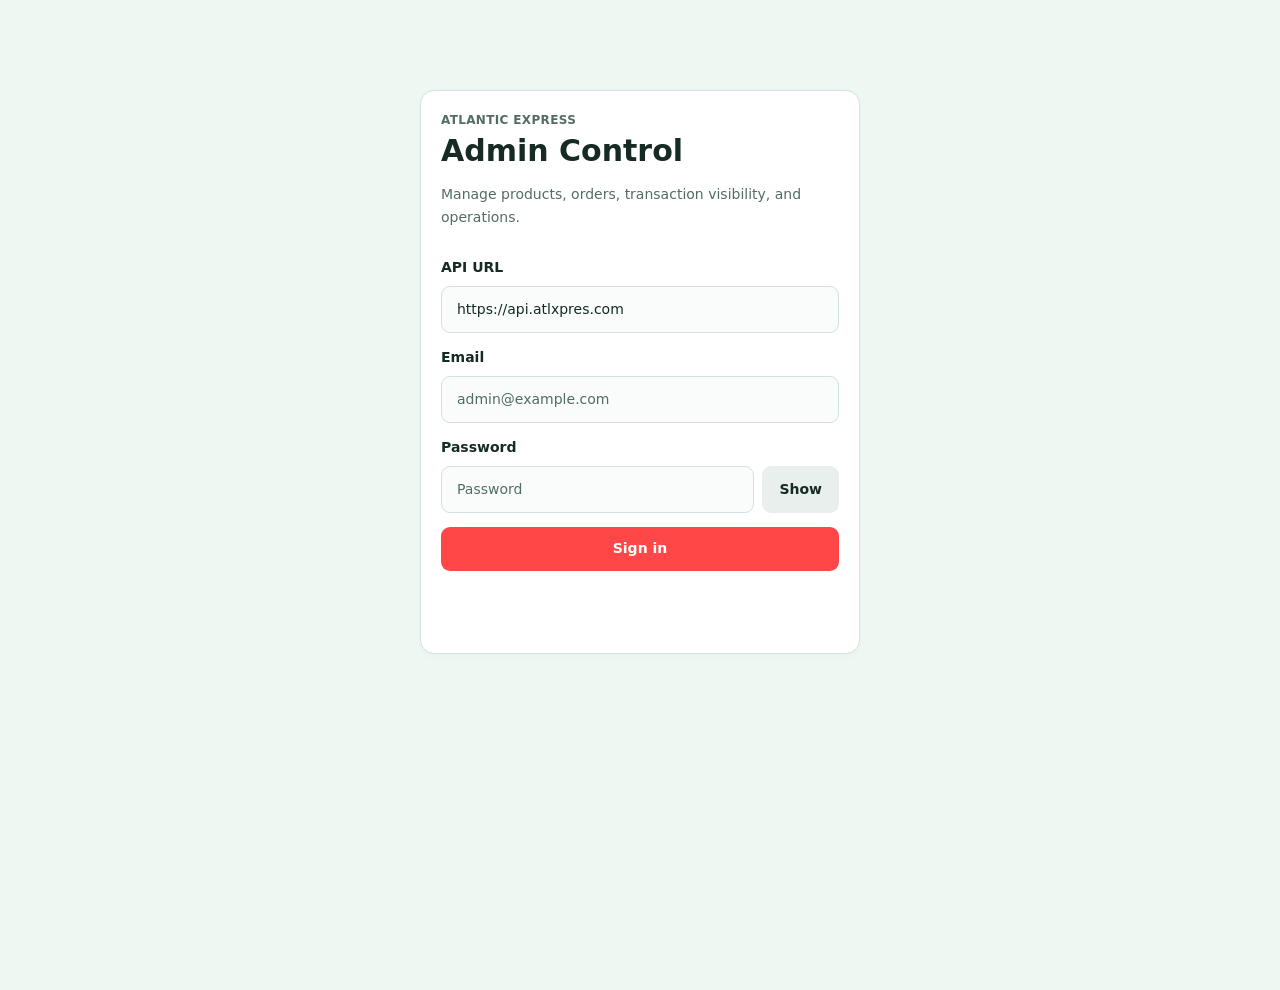
<file: index.html>
<!doctype html>
<html lang="en">
  <head>
<script src="./provider-tier-benefits.js?v=20261025-tiers" defer></script>
  <script src="./message-receipts.js?v=20261015" defer></script>
  <link rel="stylesheet" href="./message-receipts.css?v=20261015"/>
    <meta charset="UTF-8" />
    <meta name="viewport" content="width=device-width, initial-scale=1.0, viewport-fit=cover" />
    <script src="./chat-history.js?v=20261011-chat-app" defer></script>
    <script src="./theme.js?v=20261012-theme-ready"></script>
    <title>Atlantic Express Admin</title>
    <link rel="preconnect" href="https://api.atlxpres.com" crossorigin />
    <link rel="dns-prefetch" href="//api.atlxpres.com" />
    <link rel="icon" type="image/png" href="./favicon.png?v=20260928-atl" />
    <link rel="apple-touch-icon" href="./favicon.png?v=20260928-atl" />
    <style>
      html.admin-session-restoring #authPanel,
      html.admin-session-restoring #dashboard {
        display: none !important;
      }
      html.admin-session-restoring body::before {
        content: "Restoring secure session…";
        position: fixed;
        inset: 0;
        display: grid;
        place-items: center;
        background: #f7faf9;
        color: #52605c;
        font: 600 14px/1.4 system-ui, sans-serif;
      }
    </style>
    <script>
      // Runs before first paint so a returning admin never sees the login form
      // while the persisted session is being verified.
      if (localStorage.getItem("across.admin.token")) {
        document.documentElement.classList.add("admin-session-restoring");
      }
    </script>
    <link rel="stylesheet" href="./styles.20260927.css?v=20261011-chat-app" />
    <script src="./admin-role-policy.js?v=jobs-117" defer></script>
<script src="./app.20260927.js?v=review-88f5d2fe9528" defer></script>
    <script src="./catalog-live.js?v=20261005-page-refresh" defer></script>
    <script src="./waitlist-admin.js?v=20261009-launch" defer></script>
    <script src="./xp-withdrawals.js?v=20261025-roles-20261017-operations" defer></script>
    <script src="./listing-review.js?v=20261012-review" defer></script>
    <script src="./provider-admin.js?v=legacy-f0265925d3ec" defer></script>
    <script src="./jobs-admin.js?v=jobs-117" defer></script>
    <script src="./community-admin.js?v=20261025-roles-20261017-reports" defer></script>
  <link rel="stylesheet" href="./theme.css?v=20261012-theme-ready" />
    <link rel="stylesheet" href="./dashboard.css?v=20261012-review" />
<link rel="stylesheet" href="provider-identity.css?v=1" />
<script src="provider-identity.js?v=1" defer></script>
<link rel="stylesheet" href="./settings.css?v=20261015" />
<script src="./settings.js?v=20261025-roles" defer></script>
<link rel="stylesheet" href="./admin-providers.css?v=jobs-117"/>
<link rel="stylesheet" href="./admin-operations.css?v=20261017-analytics"/>
<script src="./admin-operations.js?v=20261017-workspace" defer></script>
<link rel="stylesheet" href="./admin-analytics.css?v=20261017" />
<script src="./admin-analytics.js?v=20261017-stable" defer></script>
<link rel="stylesheet" href="./admin-workspace.css?v=20261017" />
<script src="./admin-workspace.js?v=20261017" defer></script>
<link rel="stylesheet" href="./admin-role-workspaces.css?v=20261025" /><script src="./capacity-monitor.js?v=20261120" defer></script>
</head>
  <body>
    <main class="shell">
      <section class="panel auth-panel" id="authPanel">
        <label class="appearance-control">Theme <select data-theme-preference aria-label="Appearance"><option value="system">System</option><option value="light">Light</option><option value="dark">Dark</option></select></label>
        <div>
          <p class="eyebrow">Atlantic Express</p>
          <h1>Admin Control</h1>
          <p class="muted">Manage products, orders, transaction visibility, and operations.</p>
        </div>
        <label>
          API URL
          <input id="apiUrl" value="https://api.atlxpres.com" />
        </label>
        <label>
          Email
          <input id="email" type="email" placeholder="admin@example.com" />
        </label>
        <label>
          Password
          <div class="password-row">
            <input id="password" type="password" placeholder="Password" />
            <button type="button" id="togglePassword" class="icon-button">Show</button>
          </div>
        </label>
        <button id="loginButton">Sign in</button>
        <p class="error" id="authError"></p>
      </section>

      <section class="dashboard hidden" id="dashboard">
        <aside class="sidebar">
          <div class="brand-block">
            <p class="eyebrow">Atlantic Express</p>
            <h1>Admin</h1>
          </div>
          <nav class="side-nav" aria-label="Admin sections">
            <button class="nav-item active" data-tab="overview">Overview</button>
            <button class="nav-item" data-tab="providers">Providers</button>
            <button class="nav-item" data-tab="service-moderation">Services</button>
            <button class="nav-item" data-tab="product-moderation">Products</button>
            <button class="nav-item" data-tab="jobs">Jobs</button>
            <button class="nav-item" data-tab="subscriptions">Subscriptions</button>
            <button class="nav-item" data-tab="waitlist">Launch waitlist</button>
            <button class="nav-item" data-tab="xp-withdrawals">XP withdrawals</button>
            <button class="nav-item" data-tab="admins">Admins</button>
<button class="nav-item" data-tab="promotions">Promotions</button>
            <button class="nav-item" data-tab="support">Support</button>
            <button class="nav-item" data-tab="community">Chat reports</button>
            <button class="nav-item" data-tab="analytics">Analytics</button>
            <button class="nav-item" data-tab="complaints">Complaints</button>
          </nav>
        </aside>

        <div class="main-pane">
          <header class="topbar">
            <div class="session-identity">
              <p class="eyebrow">Operations</p>
              <h1>Atlantic Express Admin</h1>
              <p class="muted" id="sessionName"></p>
              <p class="muted" id="sessionRole"></p>
            </div>
            <div class="action-row">
              <div class="admin-notification-wrap">
                <button id="adminNotificationButton" class="icon-button notification-button" type="button" aria-label="Admin notifications">
                  Alerts <span id="adminNotificationBadge" class="notification-badge hidden">0</span>
                </button>
                <section id="adminNotificationPanel" class="notification-panel hidden" aria-label="Recent admin activity">
                  <div class="notification-panel-header">
                    <strong>Activity</strong>
                    <button id="clearAdminNotifications" class="link-button" type="button">Mark all read</button>
                  </div>
                  <div id="adminNotificationList" class="notification-list"></div>
                </section>
              </div>
              <label class="appearance-control">Theme <select data-theme-preference aria-label="Appearance"><option value="system">System</option><option value="light">Light</option><option value="dark">Dark</option></select></label>
              <button id="refreshButton">Refresh</button>
              <button id="logoutButton" class="danger-button">Sign out</button>
            </div>
          </header>

          <div id="legacyAdminNavigation" class="hidden"><button class="nav-item" data-tab="merchant-fulfillments">Merchant Fulfilment</button><button class="nav-item" data-tab="orders">Orders</button><button class="nav-item" data-tab="transactions">Transactions</button></div>
          <section class="tab-panel" data-panel="overview">
            <section class="panel"><div class="section-head"><div><h2>Business overview</h2><p class="muted">Provider access, moderation and customer care.</p></div><button id="reloadBusinessOverview" class="secondary-button">Refresh overview</button></div><p id="businessOverviewStatus" role="status">Loading overview...</p><div id="businessOverviewStats" class="business-metrics"></div></section>
            <section class="panel"><div class="section-head"><div><h2>Needs attention</h2><p class="muted">Open the relevant workspace to review each queue.</p></div></div><div id="businessAttention" class="business-attention"></div></section>
            <section class="panel"><div class="section-head"><div><h2>System snapshot</h2><p class="muted">Current dependency and delivery-queue checks. These do not measure total server capacity.</p></div></div><div id="businessSystem" class="business-system"></div></section>
            <div class="hidden" aria-hidden="true"><span id="orderCount"></span><span id="transactionCount"></span><span id="manifestCount"></span></div>
          </section>

          <section class="tab-panel hidden" data-panel="products">
            <form class="panel" id="productForm">
            <h2>Add Product</h2>
            <div class="form-grid">
              <label>SKU <input name="sku" placeholder="Auto-generated if blank" /></label>
              <label>Title <input name="title" required /></label>
              <label>
                Category
                <select name="category" required>
                  <option value="">Select category</option>
                  <option>Mobile Devices</option>
                  <option>Laptops</option>
                  <option>Accessories</option>
                  <option>Male Clothes</option>
                  <option>Female Clothes</option>
                  <option>Shoes</option>
                  <option>Beauty</option>
                  <option>Home</option>
                  <option>Electronics</option>
                  <option>Kids</option>
                </select>
              </label>
              <label>Regular Selling Price NGN <input name="local_selling_price" type="number" min="1" required /></label>
              <label>Crossed-out Original Price NGN (optional) <input name="compare_at_price" type="number" min="0" placeholder="Must be higher than regular price" /></label>
              <label>Cost RMB <input name="cost_price_rmb" type="number" min="0" step="0.01" /></label>
              <label>Exchange Rate <input name="exchange_rate_snapshot" type="number" min="1" value="220" required /></label>
              <label>Inventory <input name="inventory_count" type="number" min="0" value="10" /></label>
              <label>Factory <input name="factory_name" placeholder="Guangzhou supplier" /></label>
              <label>Factory Location <input name="factory_location" placeholder="Guangzhou" /></label>
              <label class="checkbox-row">
                <input name="is_flash_sale" type="checkbox" />
                Flash Sale - mark as super hot deal
              </label>
              <label>Flash Sale Price NGN <input name="flash_sale_price" type="number" min="0" step="1" placeholder="Charged during flash sale; lower than regular" /></label>
            </div>
            <label>Description <textarea name="description" rows="3"></textarea></label>
            <label>Upload product images <input name="image_files" type="file" accept="image/jpeg,image/png,image/webp,image/avif,.avif" multiple /></label>
            <label>Image URLs <textarea name="image_urls" rows="3" placeholder="Optional: one existing image URL per line"></textarea></label>
            <button>Add product</button>
            <p class="success" id="productStatus"></p>
          </form>

          <section class="panel catalog-panel">
            <div class="section-head">
              <div>
                <h2>Product Catalog</h2>
                <p class="muted">Regular price is normally charged. The optional original price is crossed out for an ordinary discount. During a flash sale, the flash price is charged and the regular price is crossed out.</p>
              </div>
              <button type="button" id="reloadProductsButton" class="secondary-button">Reload catalog</button>
            </div>
            <div class="catalog-toolbar">
              <label>
                Search products
                <input id="productSearch" type="search" placeholder="Search SKU, title, category, status" autocomplete="off" />
              </label>
              <p class="muted" id="catalogSummary"></p>
            </div>
            <p class="error" id="catalogStatus"></p>
            <div class="table-wrap desktop-only"><table id="productsTable"></table></div>
            <div class="mobile-card-list" id="productsCards"></div>
            <div class="catalog-actions">
              <button type="button" id="showMoreProductsButton" class="secondary-button hidden">Show more products</button>
              <button type="button" id="collapseProductsButton" class="secondary-button hidden">Collapse list</button>
            </div>
          </section>
          </section>

<section class="tab-panel hidden" data-panel="promotions"><section class="panel"><h2>Promoted listing performance</h2><p>Existing verified paid-provider promotions, last 30 days. Campaign editing is not enabled yet.</p><button id="reloadPromotionSummary" type="button">Refresh</button><p id="promotionSummaryStatus" role="status"></p><div id="promotionSummaryRows"></div></section></section>
          <section class="tab-panel hidden" data-panel="admins">
            <section class="panel">
              <div class="section-head">
                <div>
                  <h2>Create and manage admins</h2>
                  <p class="muted">Assign the duties each staff member needs. Only Super Admin can manage accounts and roles.</p>
                </div>
                <button type="button" id="reloadAdminsButton" class="secondary-button">Reload admins</button>
              </div>
              <form id="adminForm" class="stack">
                <label>Full name <input name="full_name" required /></label>
                <label>Email <input name="email" type="email" required /></label>
                <label>
                  Password
                  <div class="password-row">
                    <input name="password" type="password" minlength="10" required />
                    <button type="button" id="toggleAdminPassword" class="icon-button">Show</button>
                  </div>
                </label>
                <label>
                  Role
                  <select name="role">
                    <option value="support_admin">Support</option>
<option value="moderation_admin">Moderation</option>
<option value="finance_admin">Finance</option>
<option value="ads_admin">Advertising</option>
<option value="catalog_admin">Marketplace Admin (broad legacy access)</option>
                    <option value="super_admin">Super Admin</option>
                  </select>
                </label>
                <p id="adminRoleHelp" class="muted"></p><button>Create admin</button>
                <p class="success" id="adminStatus"></p>
              </form>
            </section>
            <section class="panel">
              <h2>Existing Admins</h2><p id="adminAccessStatus" role="status"></p>
              <div class="list-toolbar">
                <input id="adminsSearch" type="search" placeholder="Search admins" autocomplete="off" />
                <p class="muted" id="adminsSummary"></p>
              </div>
              <div class="table-wrap desktop-only"><table id="adminsTable"></table></div>
              <div class="mobile-card-list" id="adminsCards"></div>
              <button type="button" class="secondary-button list-toggle" data-list-toggle="admins"></button><h3>Staff access history</h3><button type="button" id="refreshAdminAccessAudit">Refresh access history</button><p id="adminAccessAuditStatus" role="status"></p><div id="adminAccessAuditRows"></div>
            </section>
            <section class="panel">
              <h2>Buyer Accounts</h2>
              <div class="list-toolbar">
                <input id="usersSearch" type="search" placeholder="Search buyers" autocomplete="off" />
                <p class="muted" id="usersSummary"></p>
              </div>
              <div class="table-wrap desktop-only"><table id="usersTable"></table></div>
              <div class="mobile-card-list" id="usersCards"></div>
              <button type="button" class="secondary-button list-toggle" data-list-toggle="users"></button>
            </section>
          </section>

          <section class="tab-panel hidden" data-panel="orders">
            <section class="panel">
              <h2>Recent Orders</h2>
              <div class="list-toolbar">
                <input id="ordersSearch" type="search" placeholder="Search orders" autocomplete="off" />
                <p class="muted" id="ordersSummary"></p>
              </div>
              <div class="table-wrap desktop-only"><table id="ordersTable"></table></div>
              <div class="mobile-card-list" id="ordersCards"></div>
              <button type="button" class="secondary-button list-toggle" data-list-toggle="orders"></button>
            </section>
          </section>

          <section class="tab-panel hidden" data-panel="batches">
            <section class="panel">
              <div class="section-head">
                <div>
                  <h2>Order Batches</h2>
                  <p class="muted">Grouped order processing, procurement, shipping, and delivery batches.</p>
                </div>
                <button type="button" id="reloadBatchesButton" class="secondary-button">Reload batches</button>
              </div>
              <div class="list-toolbar">
                <input id="batchesSearch" type="search" placeholder="Search batch, package, SKU, product, or buyer" autocomplete="off" />
                <p class="muted" id="batchesSummary"></p>
              </div>
              <p class="error" id="batchStatus"></p>
              <div class="table-wrap desktop-only"><table id="batchesTable"></table></div>
              <div class="mobile-card-list" id="batchesCards"></div>
              <button type="button" class="secondary-button list-toggle" data-list-toggle="batches"></button>
            </section>

            <section class="panel hidden" id="purchaseManifestPanel">
              <div class="section-head">
                <div>
                  <h2>Batch Product Checklist</h2>
                  <p class="muted" id="purchaseManifestMeta">Select a closed or active batch to view its ordered products.</p>
                </div>
                <div class="action-row">
                  <button type="button" id="printManifestButton" class="secondary-button hidden">Print / save PDF</button>
                  <button type="button" id="downloadManifestButton" class="secondary-button hidden">Download CSV</button>
                  <button type="button" id="closeManifestButton" class="secondary-button hidden">Close manifest</button>
                </div>
              </div>
              <div class="list-toolbar">
                <input id="manifestSearch" type="search" placeholder="Search product, SKU, supplier, hub, package, or buyer" autocomplete="off" />
                <p class="muted" id="manifestSummary"></p>
              </div>
              <div class="table-wrap desktop-only"><table id="purchaseManifestTable"></table></div>
              <div class="mobile-card-list" id="purchaseManifestCards"></div>
              <button type="button" id="loadMoreManifestButton" class="secondary-button hidden">Load more</button>
              <p class="success" id="purchaseManifestStatus"></p>
            </section>

            <section class="panel hidden" id="confirmDeliveredPanel">
              <div class="section-head">
                <div>
                  <h2>Mark Orders as Delivered</h2>
                  <p class="muted" id="confirmDeliveredMeta">Select a batch to load its deliverable orders.</p>
                </div>
              </div>
              <div class="list-toolbar">
                <input id="deliveredOrdersSearch" type="search" placeholder="Search buyer, package, or status" autocomplete="off" />
                <p class="muted" id="deliveredOrdersSummary"></p>
              </div>
              <div class="table-wrap desktop-only"><table id="deliveredOrdersTable"></table></div>
              <div class="mobile-card-list" id="deliveredOrdersCards"></div>
              <div class="action-row">
                <button type="button" id="loadMoreDeliveredButton" class="secondary-button hidden">Load more</button>
                <button type="button" id="confirmDeliveredButton" class="hidden">Mark selected as delivered</button>
              </div>
              <p class="success" id="confirmDeliveredStatus"></p>
            </section>
          </section>

          <section class="tab-panel hidden" data-panel="providers">
            <section class="panel">
              <div class="section-head">
                <div><h2>Providers</h2><p class="muted">Verify provider documents before any storefront listing can be published.</p></div>
                <button type="button" id="reloadProvidersButton" class="secondary-button">Reload providers</button>
              </div>
              <div class="provider-review-layout">
                <aside class="provider-queue-panel" aria-label="Provider review queue">
                  <label>Search providers <input id="providerSearch" type="search" placeholder="Business, name, or location" autocomplete="off" /></label>
                  <label>Status <select id="providerVerificationStatus"><option value="">All statuses</option><option value="pending">Pending</option><option value="approved">Approved</option><option value="rejected">Rejected</option><option value="suspended">Suspended</option></select></label>
                  <h3 id="providerQueueTitle">Provider queue</h3>
                  <p id="providerStatus" role="status"></p>
                  <table id="providersTable" aria-labelledby="providerQueueTitle"></table>
                  <button type="button" id="loadMoreProvidersButton" class="secondary-button hidden">Load more providers</button>
                </aside>
                <section id="providerReviewPanel" class="provider-review-panel" aria-label="Document review">
                  <div id="providerReviewEmpty" class="provider-review-empty"><h3>Document review</h3><p>Select a provider to review their documents.</p></div>
                  <table class="provider-review-host"><tbody id="providerReviewBody"></tbody></table>
                </section>
              </div>
            </section>
          </section>
          <section class="tab-panel hidden" data-panel="service-moderation">
            <section class="panel">
              <div class="section-head"><div><h2>Service moderation</h2><p class="muted">Approve only accurate, safe listings from verified providers.</p></div><button type="button" id="reloadProviderListingsButton" class="secondary-button">Reload listings</button></div>
              <div class="provider-review-layout listing-review-layout">
                <aside class="provider-queue-panel" aria-label="Services review queue">
                  <label>Search services<input id="providerListingSearch" type="search" placeholder="Title, provider, or location" autocomplete="off" /></label>
                  <label>Status<select id="providerListingModerationStatus"><option value="">All statuses</option><option value="draft">Draft</option><option value="pending">Pending</option><option value="approved">Approved</option><option value="rejected">Rejected</option><option value="suspended">Suspended</option></select></label>
                  <h3>Services queue</h3><p id="providerListingStatus" role="status"></p>
                  <table id="providerListingsTable" class="listing-queue-table" aria-label="Services queue"></table>
                  <button type="button" id="loadMoreProviderListingsButton" class="secondary-button hidden">Load more services</button>
                </aside>
                <section id="serviceReviewPanel" class="provider-review-panel listing-detail-panel" aria-label="Services review"><div class="provider-review-empty"><h3>Services review</h3><p>Select an item from the queue to inspect its details.</p></div></section>
              </div>
            </section>
          </section>
          <section class="tab-panel hidden" data-panel="product-moderation">
            <section class="panel">
              <div class="section-head"><div><h2>Product moderation</h2><p class="muted">Review physical products, images, prices, discounts, and inventory before publication.</p></div><button type="button" id="reloadMerchantProductsButton" class="secondary-button">Reload products</button></div>
              <div class="provider-review-layout listing-review-layout">
                <aside class="provider-queue-panel" aria-label="Products review queue">
                  <label>Search products<input id="merchantProductSearch" type="search" placeholder="Product, SKU, or provider" autocomplete="off" /></label>
                  <label>Status<select id="merchantProductStatus"><option value="">All statuses</option><option value="draft">Draft</option><option value="pending">Pending</option><option value="approved">Approved</option><option value="rejected">Rejected</option><option value="suspended">Suspended</option></select></label>
                  <h3>Products queue</h3><p id="merchantProductModerationStatus" role="status"></p>
                  <table id="merchantProductsTable" class="listing-queue-table" aria-label="Products queue"></table>
                  <button type="button" id="loadMoreMerchantProductsButton" class="secondary-button hidden">Load more products</button>
                </aside>
                <section id="productReviewPanel" class="provider-review-panel listing-detail-panel" aria-label="Products review"><div class="provider-review-empty"><h3>Products review</h3><p>Select an item from the queue to inspect its details.</p></div></section>
              </div>
            </section>
          </section>
          <section class="tab-panel hidden" data-panel="jobs">
            <section class="panel">
              <div class="section-head"><div><h2>Jobs</h2><p class="muted">Moderate job listings and review reports. Applications and reports have separate statuses.</p></div><button id="reloadJobs" type="button" class="secondary-button">Reload jobs</button></div>
              <div class="provider-review-layout jobs-review-layout">
                <aside class="provider-queue-panel"><h3>Moderation queue</h3><label>Search jobs or employers<input id="jobsSearch" type="search" maxlength="160" placeholder="Search jobs or employers" /></label>
                <label>Listing status<select id="jobsStatus"><option value="">All statuses</option><option value="published">Published</option><option value="draft">Draft</option><option value="closed">Closed</option><option value="filled">Filled</option><option value="expired">Expired</option><option value="removed">Removed</option></select></label>
                <label>Reports<select id="jobsReports"><option value="all">All reports</option><option value="open">Open reports</option><option value="dismissed">Dismissed reports</option></select></label>
                <p id="jobsFeedback" role="status"></p><div id="jobsQueue" class="jobs-queue" aria-label="Jobs moderation queue"></div><button id="jobsMore" class="secondary-button hidden" type="button">Load more jobs</button></aside>
                <section id="jobReview" class="provider-review-panel" aria-label="Job review"><h3>Job review</h3><p>Select a job from the moderation queue.</p></section>
              </div>
            </section>
          </section>
          <section class="tab-panel hidden" data-panel="subscriptions">
            <section class="panel"><div class="section-head"><div><h2>Subscriptions</h2><p class="muted">Paid provider access, ordered by expiry. Free profiles and future prepaid periods are not active subscribers.</p></div><button id="reloadSubscribersButton" class="secondary-button">Refresh subscribers</button></div>
              <div class="filter-grid"><label>Search subscribers<input id="subscriberSearch" type="search" maxlength="120" placeholder="Business, email or plan" /></label><label>Paid access<select id="subscriberStatus"><option value="active">All active subscribers</option><option value="expiring">Expiring within 7 days</option></select></label></div>
              <p id="subscriberStatusText" role="status"></p><div class="table-wrap"><table id="subscribersTable"></table></div><button id="moreSubscribersButton" class="secondary-button hidden">Load more subscribers</button>
            </section>
            <details class="panel" id="providerBillingSection"><summary>Plan pricing and renewal controls</summary>
              <div class="section-head">
                <div>
                  <h2>Provider subscription plans</h2>
                  <p class="muted">Manage provider access and the recurring price. Existing Flutterwave subscriptions keep their own billing terms until cancelled separately.</p>
                </div>
                <button type="button" id="reloadProviderPlansButton" class="secondary-button">Reload plans</button>
              </div>
              <p id="providerAccessStatus" class="muted">Free: one listing total across all provider categories. Document approval is required for publication.</p>
              <p class="muted">Monthly cards renew automatically. Yearly subscriptions are prepaid by card or transfer; transfers also support 3 or 6 months. Yearly pricing includes a 10% discount.</p>
          <p id="providerPlansStatus" class="muted"></p>
              <div class="table-wrap"><table id="providerPlansTable"></table></div>
              <details class="panel">
                <summary><strong>Create a new subscription tier (optional)</strong></summary>
                <p>Basic, Growth, Business and Diamond already exist. To link their Flutterwave IDs, use the existing tier rows above. This form is only for adding another tier.</p>
                <form id="providerPlanForm" class="form-grid">
                  <label>Internal plan code <input name="code" placeholder="provider-new-tier" required /><small>A unique text label, not a Flutterwave number.</small></label>
                  <label>Plan name <input name="name" placeholder="New tier name" required /></label>
                  <label>Monthly price NGN <input name="amount_ngn" type="number" min="1" step="0.01" required /></label>
                  <label>Listing limit <input name="listing_limit" type="number" min="1" value="5" required /></label>
                  <label>Flutterwave recurring plan ID (optional for transfer-only plans) <input name="flutterwave_plan_id" type="number" min="1" /></label>
                  <label>Description <input name="description" /></label>
                  <button type="submit">Create new tier</button>
                </form>
                <p id="providerPlanStatus" class="success"></p>
              </details>
              <div class="section-head"><div><h3>Existing Flutterwave renewals</h3><p class="muted">These continue billing independently of the app. Cancel each subscription individually to stop renewal.</p></div><button type="button" id="reloadGatewaySubscriptionsButton" class="secondary-button">Refresh renewals</button></div>
              <p id="gatewaySubscriptionsStatus" class="muted"></p>
              <div class="table-wrap"><table id="gatewaySubscriptionsTable"></table></div>
            </details>
          </section>

          <section class="tab-panel hidden" data-panel="merchant-fulfillments">
            <section class="panel">
              <div class="section-head"><div><h2>Seller Fulfilment Oversight</h2><p class="muted">Read-only operational visibility for local and cross-border seller orders. Sellers remain responsible for every delivery update.</p></div><button type="button" id="reloadMerchantFulfillmentsButton" class="secondary-button">Reload</button></div>
              <div class="filter-grid">
                <label>Search <input id="merchantFulfillmentSearch" type="search" placeholder="Merchant, package, or tracking number" autocomplete="off" /></label>
                <label>Route <select id="merchantFulfillmentRoute"><option value="">All routes</option><option value="merchant_local">Local</option><option value="merchant_cross_border">Cross-border</option></select></label>
                <label>Status <input id="merchantFulfillmentStatusFilter" placeholder="e.g. out_for_delivery" /></label>
              </div>
              <p class="error" id="merchantFulfillmentStatus"></p><div class="table-wrap"><table id="merchantFulfillmentsTable"></table></div><button type="button" id="loadMoreMerchantFulfillmentsButton" class="secondary-button hidden">Load more</button>
            </section>
          </section>

          <section class="tab-panel hidden" data-panel="waitlist"><div class="panel"><h2>Launch waitlist</h2><p>People who opted in for launch emails. Keep this contact list private and use it for the purpose they agreed to.</p><div class="form-actions"><button id="waitlistRefresh">Refresh</button><button id="waitlistExport">Export CSV</button></div><p id="waitlistStatus" role="status"></p><div class="table-wrap"><table><thead><tr><th>Email</th><th>Name</th><th>Phone</th><th>Interest</th><th>Source</th><th>Joined</th></tr></thead><tbody id="waitlistRows"></tbody></table></div></div></section>
 <section class="tab-panel hidden" data-panel="xp-withdrawals">
 <div class="panel xp-withdrawals-panel">
  <div class="section-head"><h2>XP withdrawals</h2><button id="xpWithdrawalRefresh" type="button">Refresh requests</button></div>
  <ol class="withdrawal-steps" aria-label="Withdrawal review process">
   <li><span class="step-number" aria-hidden="true">1</span><p>1 XP = NGN 1 ·<br>Minimum: 1,000 XP.</p></li>
   <li><span class="step-number" aria-hidden="true">2</span><p>Check the customer's identity, bank details and reward history before paying.</p></li>
   <li><span class="step-number" aria-hidden="true">3</span><p>Mark processing first, make the bank transfer, then record its unique reference as paid.</p></li>
   <li><span class="step-number" aria-hidden="true">4</span><p>Rejection returns reserved XP.</p></li>
  </ol>
  <p class="operations-notice"><svg viewBox="0 0 24 24" aria-hidden="true"><circle cx="12" cy="12" r="9"/><path d="M12 11v6m0-10v1"/></svg>No transfer is sent by this page.</p>
  <p id="xpWithdrawalStatus" role="status"></p>
  <div id="xpWithdrawalList"></div>
  <div id="xpWithdrawalEmpty" class="operations-empty hidden">
   <svg class="empty-wallet" viewBox="0 0 160 130" fill="none" aria-hidden="true"><ellipse cx="80" cy="113" rx="63" ry="10" fill="currentColor" opacity=".09"/><g stroke="currentColor" stroke-width="2.5" stroke-linecap="round" stroke-linejoin="round"><path d="M49 64V53l43-15q10-3 13 9l4 13M57 60h44M46 60h62q10 0 10 10v32q0 10-10 10H46q-10 0-10-10V70q0-10 10-10Z"/><path d="M118 78H99q-11 0-11 11t11 11h19Z"/><circle cx="100" cy="89" r="2"/><path d="M80 25V14m-14 16-7-8m35 8 7-8"/></g></svg>
   <p>No withdrawal requests yet.</p>
  </div>
 </div>
 </section>
 <section class="tab-panel hidden" data-panel="transactions">
            <section class="panel">
              <h2>Transactions</h2>
              <form id="paymentReconciliationForm" class="reconciliation-panel hidden">
                <div>
                  <h3>Recover a confirmed Flutterwave payment</h3>
                  <p class="muted">For a successful charge that did not reach tracking. Flutterwave is verified before any order is updated.</p>
                </div>
                <div class="form-grid">
                  <label>Order ID
                    <input name="order_id" required autocomplete="off" placeholder="Order UUID" />
                  </label>
                  <label>Transaction reference
                    <input name="tx_ref" required autocomplete="off" placeholder="ACROSS-..." />
                  </label>
                </div>
                <div class="reconciliation-actions">
                  <button type="submit" id="reconcilePaymentButton">Verify and reconcile</button>
                  <p id="paymentReconciliationStatus" aria-live="polite"></p>
                </div>
              </form>
              <div class="list-toolbar">
                <input id="transactionsSearch" type="search" placeholder="Search transactions" autocomplete="off" />
                <p class="muted" id="transactionsSummary"></p>
              </div>
              <div class="table-wrap desktop-only"><table id="transactionsTable"></table></div>
              <div class="mobile-card-list" id="transactionsCards"></div>
              <button type="button" class="secondary-button list-toggle" data-list-toggle="transactions"></button>
            </section>
          </section>

          <section class="tab-panel hidden" data-panel="analytics">
            <section class="panel">
              <div class="section-head">
                <div>
                  <h2>Business Analytics</h2>
                  <p class="muted">Subscription receipts and customer issues at a glance. Use Refresh for the latest figures.</p><p class="muted" id="analyticsSummary" role="status">Select Analytics to load the last 30 days.</p>
                </div>
                <button type="button" id="reloadAnalyticsButton" class="secondary-button">Refresh</button>
              </div>
              <div class="stats-grid" id="analyticsStats"></div>
              <div class="analytics-layout"><section id="salesChart" class="analytics-surface"></section><aside id="analyticsIssues" class="analytics-surface"></aside></div>
              <section id="analyticsDaily" class="analytics-surface"></section>
            </section>
          </section>

          <section class="tab-panel hidden" data-panel="complaints">
            <section class="panel">
              <div class="section-head">
                <div>
                  <h2>Complaints & Refunds</h2>
                  <p class="muted">Log product returns and refunds. Track resolved/unresolved.</p>
                </div>
                <button type="button" id="reloadComplaintsButton" class="secondary-button">Reload</button>
              </div>
              <form id="complaintForm" class="stack" style="margin-bottom:16px;">
                <div class="form-grid">
                  <label>Order ID <input name="order_id" placeholder="Optional" /></label>
                  <label>Product ID <input name="product_id" placeholder="Optional" /></label>
                  <label>User Email <input name="user_email" type="email" maxlength="254" placeholder="Optional" /></label>
                  <label>Refund Amount NGN <input name="refund_amount" type="number" min="0" step="1" value="0" /></label>
                </div>
                <label>Description <textarea name="description" rows="2" required placeholder="Describe the issue..."></textarea></label>
                <button type="submit">Log Complaint</button>
                <p class="success" id="complaintStatus"></p>
              </form>
              <div class="table-wrap desktop-only"><table id="complaintsTable"></table></div>
              <div class="mobile-card-list" id="complaintsCards"></div>
            </section>
          </section>

          <section class="tab-panel hidden" data-panel="community"><div class="panel">
            <div class="section-head"><div><h2>Chat reports</h2><p class="muted">Review reported conversations. Personal chats are accessible here only after a report.</p></div><button id="communityAdminRefresh" class="secondary-button">Refresh reports</button></div>
            <div class="report-toolbar"><label>Report status<select id="communityAdminFilter"><option value="all">All recent reports</option><option value="open">Open</option><option value="resolved">Resolved</option></select></label><label>Search loaded reports<input id="communityAdminSearch" type="search" placeholder="Reporter or reason" /></label></div>
            <p id="communityAdminStatus" role="status"></p><div id="communityAdminRows"></div>
          </div></section>
          <section class="tab-panel hidden" data-panel="support">
            <section class="panel">
              <div class="section-head">
                <div>
                  <h2>Support Tickets</h2>
                  <p class="muted">View and respond to customer support tickets.</p>
                </div>
                <button type="button" id="reloadTicketsButton" class="secondary-button">Reload tickets</button>
              </div>
              <label for="ticketStatusFilter">Show support tickets</label>
              <select id="ticketStatusFilter"><option value="all">All conversations</option><option value="open">Waiting for a reply</option><option value="responded">Answered</option><option value="closed">Closed</option></select>
              <p id="ticketListStatus" role="status"></p>
              <div class="table-wrap desktop-only"><table id="ticketsTable"></table></div>
              <div class="mobile-card-list" id="ticketsCards"></div>
              <button type="button" id="earlierTicketsButton" class="secondary-button hidden">Load earlier conversations</button>
              <div id="ticketMessages" class="hidden" style="margin-top:16px;padding:16px;background:#F8FBFA;border-radius:8px;border:1px solid #D9E0DD;">
                <h3 id="ticketSubject">Ticket</h3>
                <div id="ticketMessagesList"></div>
                <div class="stack" style="margin-top:12px;">
                  <textarea id="ticketReplyInput" rows="3" placeholder="Type your reply..." style="width:100%;padding:12px;border:1px solid #D9E0DD;border-radius:8px;"></textarea>
                  <div class="action-row">
                    <button type="button" id="closeTicketView" class="secondary-button">Close</button>
                    <button type="button" id="sendTicketReply">Send Reply</button>
                  </div>
                </div>
                <p class="error" id="ticketStatus"></p>
              </div>
            </section>
          </section>
        </div>

        <nav class="mobile-bottom-nav" id="mobileBottomNav" aria-label="Mobile admin navigation">
          <div class="mobile-bottom-nav-scroll">
            <button class="mobile-nav-item active" data-tab="overview">Overview</button>
            <button class="mobile-nav-item" data-tab="providers">Providers</button>
            <button class="mobile-nav-item" data-tab="service-moderation">Services</button>
            <button class="mobile-nav-item" data-tab="product-moderation">Products</button><button class="mobile-nav-item" data-tab="jobs">Jobs</button>
            <button class="mobile-nav-item" data-tab="subscriptions">Subscriptions</button>
            <button class="mobile-nav-item" data-tab="xp-withdrawals">XP withdrawals</button>
            <button class="mobile-nav-item" data-tab="waitlist">Waitlist</button>
            <button class="mobile-nav-item" data-tab="admins">Admins</button>
<button class="mobile-nav-item" data-tab="promotions">Promotions</button>
          </div>
        </nav>
      </section>
    </main>

    <dialog id="editProductDialog" class="modal">
      <form id="editProductForm" class="panel modal-panel">
        <div class="section-head">
          <h2>Edit Product</h2>
          <button type="button" id="closeEditDialog" class="icon-button" aria-label="Close">Close</button>
        </div>
        <input type="hidden" name="id" />
        <p class="muted" id="editProductMeta"></p>
        <div class="form-grid">
          <label>Title <input name="title" required /></label>
          <label>Regular Selling Price NGN <input name="local_selling_price" type="number" min="1" step="1" required /></label>
          <label>Crossed-out Original Price NGN (optional) <input name="compare_at_price" type="number" min="0" step="1" placeholder="Must be higher than regular price" /></label>
          <label>Inventory <input name="inventory_count" type="number" min="0" step="1" required /></label>
        </div>
        <label>Description <textarea name="description" rows="3"></textarea></label>
        <div class="edit-images-block">
          <p class="field-title">Current Images</p>
          <div class="image-preview-list" id="editImagePreviewList"></div>
        </div>
        <label>Upload replacement/additional images <input name="image_files" type="file" accept="image/jpeg,image/png,image/webp,image/avif,.avif" multiple /></label>
        <label>Image URLs <textarea name="image_urls" rows="4" placeholder="One image URL per line"></textarea></label>
        <label class="checkbox-row">
          <input name="is_active" type="checkbox" />
          Visible in mobile catalog
        </label>
        <label class="checkbox-row">
          <input name="is_flash_sale" type="checkbox" />
          Flash Sale - super hot deal
        </label>
        <label>Flash Sale Price NGN <input name="flash_sale_price" type="number" min="0" step="1" placeholder="Charged during flash sale; lower than regular" /></label>
        <div class="action-row">
          <button type="button" id="cancelEditButton" class="secondary-button">Cancel</button>
          <button type="submit">Save changes</button>
        </div>
        <p class="error" id="editProductStatus"></p>
      </form>
    </dialog>

    <dialog id="editBatchDialog" class="modal">
      <form id="editBatchForm" class="panel modal-panel">
        <div class="section-head">
          <h2>Edit Batch</h2>
          <button type="button" id="closeBatchDialog" class="icon-button" aria-label="Close">Close</button>
        </div>
        <input type="hidden" name="id" />
        <p class="muted" id="editBatchMeta"></p>
        <div class="form-grid">
          <label>
            Transport Mode
            <select name="transport_mode" required>
              <option value="air">Air</option>
              <option value="sea">Sea</option>
            </select>
          </label>
          <label>
            Current Location
            <input name="current_location" />
          </label>
          <label>
            Notes
            <input name="notes" />
          </label>
        </div>
        <div class="action-row">
          <button type="button" id="cancelBatchButton" class="secondary-button">Cancel</button>
          <button type="submit">Save changes</button>
        </div>
        <p class="error" id="editBatchStatus"></p>
      </form>
    </dialog>

    <dialog id="batchTransitionDialog" class="modal">
      <form id="batchTransitionForm" class="panel modal-panel">
        <div class="section-head">
          <div>
            <h2 id="batchTransitionTitle">Advance Batch</h2>
            <p class="muted" id="batchTransitionMeta"></p>
            <p id="batchTransitionGuidance"></p>
          </div>
          <button type="button" id="closeBatchTransitionDialog" class="icon-button" aria-label="Close">Close</button>
        </div>
        <input type="hidden" name="batch_id" />
        <input type="hidden" name="action" />
        <input type="hidden" name="expected_version" />
        <div class="form-grid">
          <label class="hidden" id="transitionAmountField">
            Amount transferred
            <input name="amount" type="number" min="0.01" step="0.01" />
          </label>
          <label class="hidden" id="transitionCurrencyField">
            Currency
            <select name="currency">
              <option value="NGN">NGN</option>
              <option value="CNY">CNY</option>
            </select>
          </label>
          <label class="hidden" id="transitionReferenceField">
            Transfer reference
            <input name="reference" autocomplete="off" />
          </label>
          <label class="hidden" id="transitionLocationField">
            Arrival location
            <input name="location" placeholder="e.g. Lagos Hub" />
          </label>
          <label class="hidden" id="transitionPickupLocationField">
            Pickup location
            <input name="pickup_location" placeholder="e.g. Lagos Hub" />
          </label>
          <label class="hidden" id="transitionPickupPhoneField">
            Pickup phone
            <input name="pickup_phone" placeholder="e.g. +234 800 000 0000" />
          </label>
          <label class="hidden checkbox-row" id="transitionManifestCheckField">
            <input name="manifest_checked" type="checkbox" />
            I checked the received products against this batch's product checklist.
          </label>
        </div>
        <label>
          Operational notes
          <textarea name="notes" rows="3" placeholder="Optional context recorded in the batch audit trail"></textarea>
        </label>
        <div class="action-row">
          <button type="button" id="cancelBatchTransitionButton" class="secondary-button">Cancel</button>
          <button type="submit" id="submitBatchTransitionButton">Confirm action</button>
        </div>
        <p class="error" id="batchTransitionStatus"></p>
      </form>
    </dialog>

    <dialog id="manifestExceptionDialog" class="modal">
      <form id="manifestExceptionForm" class="panel modal-panel">
        <div class="section-head">
          <div>
            <h2>Product unavailable</h2>
            <p class="muted" id="manifestExceptionMeta"></p>
          </div>
          <button type="button" id="closeManifestExceptionDialog" class="icon-button" aria-label="Close">Close</button>
        </div>
        <input type="hidden" name="item_id" />
        <label>
          Why is this product unavailable?
          <textarea name="purchase_notes" rows="3" required placeholder="Give a clear reason for the other admins and customer-support team"></textarea>
        </label>
        <label>
          Resolution
          <select name="exception_resolution" required>
            <option value="pending">Pending decision</option>
            <option value="refunded">Refunded</option>
            <option value="substituted">Substituted</option>
            <option value="cancelled">Cancelled</option>
          </select>
        </label>
        <div class="action-row">
          <button type="button" id="cancelManifestExceptionButton" class="secondary-button">Cancel</button>
          <button type="submit">Save unavailable product</button>
        </div>
        <p class="error" id="manifestExceptionStatus"></p>
      </form>
    </dialog>

    <dialog id="resetAdminDialog" class="modal">
      <form id="resetAdminForm" class="panel modal-panel">
        <div class="section-head">
          <h2>Reset Admin Password</h2>
          <button type="button" id="closeResetAdminDialog" class="icon-button" aria-label="Close">Close</button>
        </div>
        <input type="hidden" name="id" />
        <p class="muted" id="resetAdminMeta"></p>
        <label>
          New Password
          <div class="password-row">
            <input name="password" type="password" minlength="10" required />
            <button type="button" id="toggleResetAdminPassword" class="icon-button">Show</button>
          </div>
        </label>
        <div class="action-row">
          <button type="button" id="cancelResetAdminButton" class="secondary-button">Cancel</button>
          <button type="submit">Reset password</button>
        </div>
        <p class="error" id="resetAdminStatus"></p>
      </form>
    </dialog>

<dialog id="adminAccessDialog"><form id="adminAccessForm" class="stack"><h2>Change staff access</h2><p id="adminAccessTarget"></p><label>Role<select name="role" id="adminAccessRole"></select></label><p id="adminAccessRoleHelp"></p><label><input name="is_active" type="checkbox"/>Account enabled</label><p id="adminAccessError" role="alert"></p><button type="submit">Save access</button><button type="button" id="cancelAdminAccess">Cancel</button></form></dialog>
<script src="./admin-role-workspaces.js?v=20261025" defer></script>
  </body>
</html>
</file>
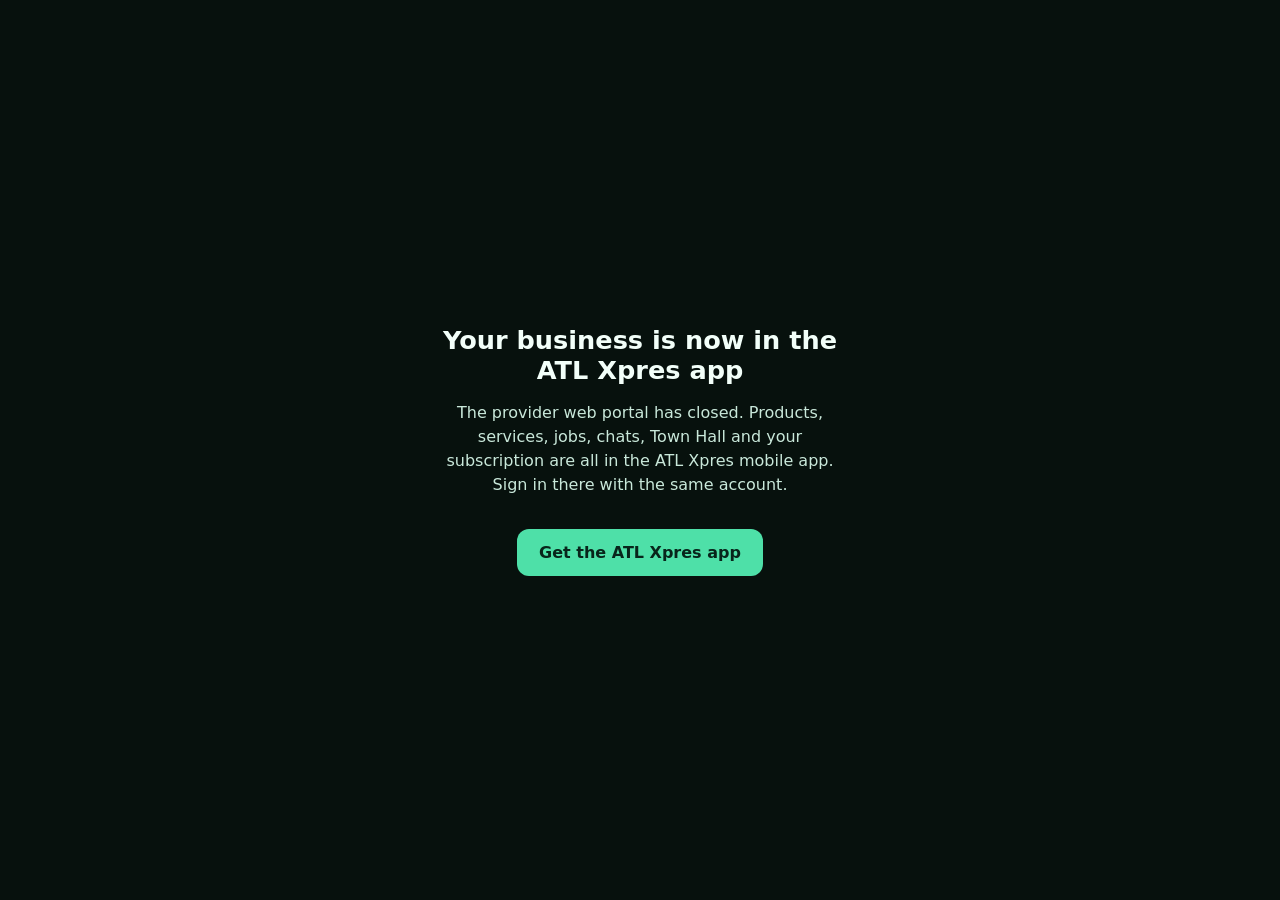
<file: provider.html>
<!doctype html>
<html lang="en">
<head>
<meta charset="utf-8">
<meta name="viewport" content="width=device-width, initial-scale=1">
<meta name="robots" content="noindex">
<title>ATL Xpres — use the app</title>
<style>
  :root{color-scheme:light dark}
  body{margin:0;min-height:100vh;display:grid;place-items:center;font-family:system-ui,-apple-system,Segoe UI,Roboto,sans-serif;background:#07110D;color:#F2FFF9;padding:24px;box-sizing:border-box}
  main{max-width:420px;text-align:center}
  h1{font-size:1.6rem;margin:0 0 12px}
  p{line-height:1.5;color:#C9E8DA}
  a{display:inline-block;margin-top:16px;padding:14px 22px;border-radius:12px;background:#4EE0A8;color:#08251B;font-weight:700;text-decoration:none}
</style>
</head>
<body>
<main>
  <h1>Your business is now in the ATL Xpres app</h1>
  <p>The provider web portal has closed. Products, services, jobs, chats, Town Hall and your subscription are all in the ATL Xpres mobile app. Sign in there with the same account.</p>
  <a href="https://atlxpres.com">Get the ATL Xpres app</a>
</main>
<script>
  // Remove the retired portal's offline copy from browsers that installed it.
  if ('serviceWorker' in navigator) navigator.serviceWorker.getRegistrations().then(function (list) { list.forEach(function (r) { r.unregister(); }); }).catch(function () {});
  if (window.caches) caches.keys().then(function (keys) { keys.forEach(function (k) { caches.delete(k); }); }).catch(function () {});
</script>
</body>
</html>
</file>
<file: message-receipts.css>
.message-receipt{display:inline-flex;align-items:center;vertical-align:middle;margin-inline-start:5px;color:#66736f;font-size:11px;line-height:18px}.message-receipt svg{overflow:visible}.message-receipt[data-state="read"]{color:#1685bc}[data-theme="dark"] .message-receipt{color:#aab6bc}[data-theme="dark"] .message-receipt[data-state="read"]{color:#53bdeb}.receipt-preferences{display:grid;gap:8px}.receipt-preferences label{display:flex;align-items:center;justify-content:space-between;gap:16px}.receipt-preferences input{width:22px;height:22px;accent-color:#12805f}.receipt-preferences p{font-size:13px;line-height:1.5}
</file>
<file: styles.20260927.css>
:root {
  color-scheme: light;
  --bg: var(--theme-background, #f5f5f5);
  --panel: var(--theme-surface, #ffffff);
  --ink: #191919;
  --muted: #8c8c8c;
  --line: #ededed;
  --brand: #ff4747;
  --brand-dark: #e63e3e;
  --danger: #9b2c2c;
}

.moderation-media {
  display: grid;
  grid-template-columns: repeat(2, 52px);
  gap: 6px;
  min-width: 110px;
}

.moderation-media .product-image {
  width: 52px;
  height: 52px;
  margin: 0;
  border-radius: 10px;
  object-fit: cover;
  border: 1px solid var(--border);
}

* {
  box-sizing: border-box;
}

body {
  margin: 0;
  font-family: Inter, ui-sans-serif, system-ui, -apple-system, BlinkMacSystemFont, "Segoe UI", sans-serif;
  background: var(--bg);
  color: var(--ink);
  padding-bottom: env(safe-area-inset-bottom, 0px);
}

button,
input,
textarea,
select {
  font: inherit;
}

button {
  min-height: 44px;
  border: 0;
  border-radius: 8px;
  padding: 0 16px;
  background: var(--brand);
  color: white;
  font-weight: 800;
  cursor: pointer;
}

button:hover {
  background: var(--brand-dark);
}

.shell {
  width: 100%;
  min-height: 100vh;
  min-height: 100dvh;
  padding: 0;
}

.panel {
  border: 1px solid var(--line);
  border-radius: 8px;
  padding: 20px;
  background: var(--panel);
}

.auth-panel {
  width: min(440px, 100%);
  margin: 10vh auto 0;
  display: grid;
  gap: 14px;
}

.hidden {
  display: none !important;
}

.admin-session-restoring #authPanel {
  display: none !important;
}

.dashboard {
  display: grid;
  grid-template-columns: 260px 1fr;
  min-height: 100vh;
}

.sidebar {
  position: sticky;
  top: 0;
  height: 100vh;
  height: 100dvh;
  display: flex;
  flex-direction: column;
  overflow: hidden;
  border-right: 1px solid var(--line);
  padding: 22px 16px;
  background: #101817;
  color: #fff;
}

.brand-block {
  padding: 4px 8px 18px;
}

.brand-block .eyebrow {
  color: #9fb0aa;
}

.side-nav {
  display: grid;
  gap: 8px;
  flex: 1;
  min-height: 0;
  align-content: start;
  grid-auto-rows: max-content;
  overflow-y: auto;
  overscroll-behavior: contain;
  padding-bottom: 8px;
  scrollbar-gutter: stable;
}

.nav-item {
  justify-content: flex-start;
  width: 100%;
  flex-shrink: 0;
  background: transparent;
  color: var(--theme-border, #cbd8d4);
  text-align: left;
}

.nav-item:hover,
.nav-item.active {
  background: #1f332e;
  color: #fff;
}

.main-pane {
  min-width: 0;
  padding: 24px;
  padding-bottom: 96px;
}

.mobile-bottom-nav {
  display: none;
}

.mobile-card-list {
  display: none;
}

.desktop-only {
  display: block;
}

.stats-scroll {
  overflow-x: auto;
  scroll-snap-type: x mandatory;
  padding-bottom: 4px;
}

.stats-scroll .stat {
  scroll-snap-align: start;
  min-width: 160px;
}

.eyebrow {
  margin: 0 0 4px;
  color: var(--muted);
  font-size: 12px;
  font-weight: 900;
  letter-spacing: 0;
  text-transform: uppercase;
}

h1,
h2 {
  margin: 0;
  letter-spacing: 0;
}

h1 {
  font-size: 30px;
  line-height: 36px;
}

h2 {
  margin-bottom: 16px;
  font-size: 20px;
}

.muted {
  color: var(--muted);
  line-height: 1.5;
}

label {
  display: grid;
  gap: 7px;
  color: var(--muted);
  font-size: 13px;
  font-weight: 800;
}

input,
textarea,
select {
  width: 100%;
  min-height: 44px;
  border: 1px solid var(--line);
  border-radius: 8px;
  padding: 10px 12px;
  background: var(--theme-surface, #fff);
  color: var(--ink);
}

textarea {
  resize: vertical;
}

.password-row {
  display: grid;
  grid-template-columns: 1fr auto;
  gap: 8px;
}

.icon-button {
  background: var(--theme-soft, #e9efed);
  color: var(--ink);
}

.topbar {
  display: flex;
  justify-content: space-between;
  gap: 16px;
  align-items: center;
  margin-bottom: 18px;
}

.session-identity {
  display: grid;
  gap: 4px;
}

.session-identity .muted {
  margin: 0;
}

.stats-grid,
.grid {
  display: grid;
  grid-template-columns: repeat(3, 1fr);
  gap: 14px;
  margin-bottom: 14px;
}

.grid {
  grid-template-columns: 1fr;
  align-items: start;
}

.stat {
  border: 1px solid var(--line);
  border-radius: 8px;
  padding: 16px;
  background: var(--panel);
}

.stat span {
  color: var(--muted);
  font-weight: 800;
}

.stat strong {
  display: block;
  margin-top: 8px;
  font-size: 28px;
}

.form-grid {
  display: grid;
  grid-template-columns: repeat(2, 1fr);
  gap: 12px;
}

.stack {
  display: grid;
  gap: 12px;
}

.reconciliation-panel {
  display: grid;
  gap: 14px;
  margin: 0 0 20px;
  padding: 16px;
  border: 1px solid var(--line);
  border-radius: 8px;
  background: var(--theme-amber-soft, #fffdf4);
}

.reconciliation-panel h3,
.reconciliation-panel p {
  margin: 0;
}

.reconciliation-actions {
  display: flex;
  align-items: center;
  gap: 14px;
  flex-wrap: wrap;
}

.reconciliation-actions p {
  min-height: 20px;
  font-weight: 800;
}

.table-wrap {
  overflow-x: auto;
  max-height: min(62vh, 680px);
  overflow-y: auto;
  border: 1px solid var(--theme-border, #e5e9e7);
  border-radius: 10px;
}

.table-wrap thead {
  position: sticky;
  top: 0;
  z-index: 1;
  background: var(--theme-surface, #fff);
}

.list-toolbar {
  display: grid;
  grid-template-columns: minmax(220px, 420px) 1fr;
  gap: 14px;
  align-items: end;
  margin: 12px 0;
}

.list-toolbar .muted {
  margin: 0 0 10px;
}

.list-toggle:empty {
  display: none;
}

.mobile-card-list {
  max-height: min(68vh, 720px);
  overflow-y: auto;
}

.selection-row {
  display: flex;
  align-items: center;
  gap: 10px;
  cursor: pointer;
}

.draft-hint {
  margin: 8px 0 0;
  font-size: 12px;
}

.skeleton-line {
  display: block;
  width: min(100%, 560px);
  height: 16px;
  border-radius: 8px;
  background: linear-gradient(90deg, var(--theme-soft, #edf1ef) 25%, var(--theme-background, #f8faf9) 50%, var(--theme-soft, #edf1ef) 75%);
  background-size: 200% 100%;
  animation: skeleton-shimmer 1.2s ease-in-out infinite;
}

@keyframes skeleton-shimmer {
  to { background-position: -200% 0; }
}

table {
  width: 100%;
  border-collapse: collapse;
  min-width: 720px;
}

th,
td {
  border-bottom: 1px solid var(--line);
  padding: 12px 10px;
  text-align: left;
  font-size: 13px;
}

th {
  color: var(--muted);
  font-weight: 900;
}

.error {
  min-height: 20px;
  color: var(--danger);
  font-weight: 800;
}

.success {
  min-height: 20px;
  color: var(--brand);
  font-weight: 800;
}

.secondary-button {
  background: var(--theme-soft, #e9efed);
  color: var(--ink);
}

.secondary-button:hover {
  background: var(--theme-border, #d8e4df);
}

.danger-button {
  background: var(--theme-red-soft, #f8e8e8);
  color: var(--danger);
}

.danger-button:hover {
  background: var(--theme-border, #efcfcf);
}

.section-head {
  display: flex;
  justify-content: space-between;
  align-items: flex-start;
  gap: 16px;
  margin-bottom: 16px;
}

.section-head h2 {
  margin-bottom: 6px;
}

.catalog-panel {
  margin-top: 14px;
}

.catalog-toolbar {
  display: grid;
  grid-template-columns: minmax(220px, 420px) 1fr;
  gap: 14px;
  align-items: end;
  margin-bottom: 12px;
}

.catalog-toolbar .muted {
  margin: 0 0 10px;
}

.catalog-actions {
  display: flex;
  gap: 10px;
  flex-wrap: wrap;
  margin-top: 12px;
}

.action-row {
  display: flex;
  gap: 10px;
  flex-wrap: wrap;
}

.admin-notification-wrap {
  position: relative;
}

.notification-button {
  position: relative;
  white-space: nowrap;
}

.notification-badge {
  display: inline-flex;
  min-width: 1.25rem;
  height: 1.25rem;
  padding: 0 0.3rem;
  margin-left: 0.25rem;
  align-items: center;
  justify-content: center;
  border-radius: 999px;
  background: #ff4747;
  color: #fff;
  font-size: 0.7rem;
  font-weight: 800;
}

.notification-panel {
  position: absolute;
  z-index: 60;
  top: calc(100% + 0.5rem);
  right: 0;
  width: min(24rem, calc(100vw - 2rem));
  max-height: 28rem;
  overflow: hidden;
  border: 1px solid var(--theme-border, #dfe7e4);
  border-radius: 0.85rem;
  background: var(--theme-surface, #fff);
  box-shadow: 0 1rem 2.5rem rgba(15, 61, 53, 0.18);
}

.notification-panel-header {
  display: flex;
  align-items: center;
  justify-content: space-between;
  gap: 1rem;
  padding: 0.85rem 1rem;
  border-bottom: 1px solid var(--theme-border, #edf1f0);
}

.notification-list {
  max-height: 23rem;
  overflow-y: auto;
}

.notification-item {
  display: grid;
  width: 100%;
  gap: 0.2rem;
  padding: 0.85rem 1rem;
  border: 0;
  border-bottom: 1px solid var(--theme-border, #edf1f0);
  border-radius: 0;
  background: var(--theme-red-soft, #fff8f8);
  color: var(--theme-text, #17211f);
  text-align: left;
}

.notification-item:hover {
  background: var(--theme-background, #f5faf8);
}

.notification-item.is-read {
  background: var(--theme-surface, #fff);
}

.notification-item.is-unread strong::after {
  content: "New";
  margin-left: 0.5rem;
  color: var(--theme-red, #cf3340);
  font-size: 0.65rem;
  text-transform: uppercase;
}

.notification-item span,
.notification-item small {
  color: var(--theme-muted, #66736f);
}

.notification-empty {
  margin: 0;
  padding: 1rem;
}

.table-actions {
  display: flex;
  gap: 8px;
  flex-wrap: wrap;
}

.table-actions button {
  min-height: 36px;
  padding: 0 12px;
  font-size: 12px;
}

.product-thumb {
  width: 48px;
  height: 48px;
  object-fit: cover;
  border-radius: 6px;
  border: 1px solid var(--line);
  background: var(--theme-soft, #eef3f1);
}

.field-title {
  margin: 0 0 8px;
  color: var(--muted);
  font-size: 13px;
  font-weight: 800;
}

.edit-images-block {
  display: grid;
  gap: 8px;
}

.image-preview-list {
  display: grid;
  grid-template-columns: repeat(auto-fill, minmax(108px, 1fr));
  gap: 10px;
}

.image-preview-item {
  min-width: 0;
  margin: 0;
  border: 1px solid var(--line);
  border-radius: 8px;
  padding: 8px;
  background: var(--theme-background, #fafafa);
}

.image-preview-item img {
  width: 100%;
  aspect-ratio: 1;
  object-fit: cover;
  border-radius: 6px;
  background: var(--theme-soft, #eef3f1);
}

.image-preview-item figcaption {
  margin-top: 6px;
  color: var(--muted);
  font-size: 11px;
  line-height: 1.3;
  overflow-wrap: anywhere;
}

.status-pill {
  display: inline-block;
  padding: 4px 8px;
  border-radius: 999px;
  font-size: 11px;
  font-weight: 900;
  text-transform: uppercase;
}

.status-pill.active {
  background: var(--theme-green-soft, #e4f4ec);
  color: var(--brand);
}

.status-pill.inactive {
  background: var(--theme-red-soft, #f4eaea);
  color: var(--danger);
}

.checkbox-row {
  display: flex;
  align-items: center;
  gap: 10px;
}

.checkbox-row input {
  width: auto;
  min-height: auto;
}

.manifest-product {
  display: flex;
  align-items: flex-start;
  gap: 10px;
  min-width: 220px;
}

.manifest-product img {
  width: 56px;
  height: 56px;
  flex: 0 0 56px;
  border-radius: 8px;
  object-fit: cover;
  background: var(--theme-soft, #f1f4f2);
}

.manifest-product p {
  max-width: 320px;
  margin: 4px 0 0;
  color: var(--muted);
  font-size: 12px;
  line-height: 1.4;
}

.modal {
  width: min(640px, calc(100vw - 24px));
  border: 0;
  border-radius: 12px;
  padding: 0;
  box-shadow: 0 24px 60px rgba(16, 24, 22, 0.18);
}

.modal::backdrop {
  background: rgba(16, 24, 22, 0.45);
}

.modal-panel {
  margin: 0;
  border: 0;
}

.mobile-card {
  border: 1px solid var(--line);
  border-radius: 12px;
  padding: 14px;
  background: var(--panel);
  margin-bottom: 10px;
}

.mobile-card-head {
  display: flex;
  gap: 12px;
  align-items: flex-start;
}

.mobile-card-title {
  margin: 0;
  font-size: 15px;
  font-weight: 900;
}

.mobile-card-meta {
  margin-top: 4px;
  color: var(--muted);
  font-size: 12px;
  line-height: 1.4;
}

.mobile-card-actions {
  display: flex;
  gap: 8px;
  margin-top: 12px;
}

.mobile-card-actions button {
  flex: 1;
  min-height: 40px;
}

@media (max-width: 760px) {
  .dashboard {
    grid-template-columns: 1fr;
  }

  .sidebar {
    display: none;
  }

  .mobile-bottom-nav {
    display: block;
    position: fixed;
    left: 0;
    right: 0;
    bottom: 0;
    z-index: 30;
    border-top: 1px solid var(--line);
    background: var(--theme-surface, #fff);
    box-shadow: 0 -8px 24px rgba(0, 0, 0, 0.06);
    padding-bottom: max(12px, env(safe-area-inset-bottom, 12px));
  }

  .mobile-bottom-nav-scroll {
    display: flex;
    gap: 8px;
    overflow-x: auto;
    padding: 10px 12px 0;
    -webkit-overflow-scrolling: touch;
    scrollbar-width: none;
  }

  .mobile-bottom-nav-scroll::-webkit-scrollbar {
    display: none;
  }

  .mobile-nav-item {
    flex: 0 0 auto;
    min-width: 108px;
    min-height: 42px;
    border-radius: 999px;
    background: var(--theme-background, #f5f5f5);
    color: var(--muted);
    font-size: 13px;
    font-weight: 800;
    white-space: nowrap;
  }

  .mobile-nav-item.active {
    background: var(--theme-red-soft, #fff1f1);
    color: var(--brand);
  }

  .main-pane {
    padding: 14px 14px calc(88px + max(12px, env(safe-area-inset-bottom, 12px)) + 24px);
  }

  .topbar {
    align-items: stretch;
    flex-direction: column;
  }

  .topbar h1 {
    font-size: 22px;
    line-height: 28px;
  }

  .stats-grid,
  .grid,
  .form-grid {
    grid-template-columns: 1fr;
  }

  .stats-grid {
    display: flex;
    gap: 10px;
  }

  .desktop-only,
  .table-wrap.desktop-only {
    display: none !important;
  }

  .mobile-card-list {
    display: grid;
    gap: 10px;
  }

  .section-head {
    flex-direction: column;
    align-items: stretch;
  }

  .catalog-toolbar {
    grid-template-columns: 1fr;
  }

  .list-toolbar {
    grid-template-columns: 1fr;
  }

  .catalog-toolbar .muted {
    margin: 0;
  }

  .catalog-panel,
  #productForm.panel {
    border-radius: 12px;
  }

  h1 {
    font-size: 24px;
    line-height: 30px;
  }
}
</file>
<file: theme.css>
/* Restore the saved choice before showing a parsed select's default option. */
[data-theme-preference]:not([data-theme-ready]) { visibility:hidden; }
/* Semantic surfaces: the light theme keeps each original fallback. */
:root[data-theme="dark"] {
  --bg:#111815; --panel:#1c2522; --white:#1c2522; --ink:#f1f4f3;
  --muted:#b5c0bc; --soft:#29342f; --line:#394540; --border:#394540;
  --danger:#ff9299;
  --theme-surface:#1c2522; --theme-background:#111815; --theme-soft:#29342f;
  --theme-border:#394540; --theme-red-soft:#3a2428; --theme-green-soft:#20392f;
  --theme-amber-soft:#3b3021; --theme-amber:#ffd18a; --theme-green:#75d6af;
  --theme-red:#ff9299; --theme-text:#f1f4f3; --theme-muted:#b5c0bc;
}
.appearance-control {display:inline-flex;align-items:center;gap:8px;font-size:12px;color:var(--muted);}
.appearance-control select {min-height:40px;max-width:120px;margin:0;padding:6px 8px;border:1px solid var(--line);border-radius:8px;background:var(--panel,var(--white));color:var(--ink);font:inherit;}
:root[data-theme="dark"] input, :root[data-theme="dark"] textarea, :root[data-theme="dark"] select {color:var(--ink);background-color:var(--panel,var(--white));border-color:var(--line);}
:root[data-theme="dark"] input::placeholder, :root[data-theme="dark"] textarea::placeholder {color:var(--muted);opacity:1;}
:root[data-theme="dark"] body.auth-mode {background-image:linear-gradient(rgba(17,24,21,.84),rgba(17,24,21,.92)),url("./provider-background.png?v=20261012-artwork");}
:root[data-theme="dark"].admin-session-restoring body::before {background:#111815;color:#b5c0bc;}
:root[data-theme="dark"] a {color:#ff9299;}
@media(max-width:640px){.header-actions{flex-wrap:wrap;} .appearance-control{font-size:11px;}}
input,textarea,select {scroll-margin-block:80px;}
dialog {max-height:calc(var(--visible-viewport-height, 100dvh) - 24px);overflow-y:auto;}

.chat-unread { border-left: 4px solid #ff4747 !important; font-weight: 700; background: color-mix(in srgb, #ff4747 9%, var(--panel, transparent)) !important; }
</file>
<file: dashboard.css>
/* Shared dashboard presentation; original styles and theme provide fallbacks. */
:root { --dashboard-bg:#f6f8fb; --dashboard-surface:#fff; --dashboard-line:#e4e9ef; --dashboard-text:#17212e; --dashboard-muted:#637083; }
:root[data-theme="dark"] { --dashboard-bg:#111815; --dashboard-surface:#1c2522; --dashboard-line:#394540; --dashboard-text:#f1f4f3; --dashboard-muted:#b5c0bc; }
body { background-color:var(--dashboard-bg); color:var(--dashboard-text); font-family:Inter,ui-sans-serif,system-ui,-apple-system,"Segoe UI",sans-serif; font-size:14px; line-height:1.5; }
.dashboard,.dashboard-grid { gap:0; }
.dashboard { grid-template-columns:240px minmax(0,1fr); }
.sidebar,.side-card { background:var(--dashboard-surface); color:var(--dashboard-text); border-right:1px solid var(--dashboard-line); }
.sidebar { padding:28px 18px; }
.sidebar h1 { font-size:23px; }
.sidebar .eyebrow { color:var(--dashboard-muted); }
.side-nav { gap:6px; }
.sidebar .nav-item,.side-card nav button { color:var(--dashboard-muted); background:transparent; text-align:left; border-radius:8px; font-size:13px; font-weight:600; padding:11px 14px; }
.sidebar .nav-item:hover,.side-card nav button:hover { background:var(--soft,#f1f4f8); color:var(--dashboard-text); }
.sidebar .nav-item.active,.side-card nav button.active { background:var(--theme-red-soft,#fff0f0); color:var(--theme-red,#c52a38); box-shadow:inset 3px 0 #ff4747; }
.workspace,.content,.main-pane { min-width:0; }
.panel,.card,.plan { border:1px solid var(--dashboard-line); border-radius:14px; background:var(--dashboard-surface); box-shadow:0 2px 8px rgba(20,35,50,.025); }
.panel h2,.card h2 { font-size:19px; font-weight:650; letter-spacing:-.3px; }
.panel h3,.card h3 { font-size:16px; }
.topbar h1,.provider-header h1 { font-size:25px; letter-spacing:-.6px; }
.topbar,.provider-header { gap:16px; align-items:center; }
.provider-header { color:var(--dashboard-text); border-bottom:1px solid var(--dashboard-line); background:var(--dashboard-surface); padding:20px max(20px,calc((100vw - 1440px)/2)); }
.provider-header .header-actions { gap:12px; }
#portal { max-width:1440px; margin:24px auto; gap:24px; }
.side-card { border-radius:14px; align-self:start; padding:22px 16px; }
.side-card h2 { font-size:18px; overflow-wrap:anywhere; }
.side-card nav { gap:6px; }
input,select,textarea { border-radius:8px; font-size:14px; min-width:0; }
button { border-radius:8px; font-size:13px; min-height:40px; }
button:focus-visible,a:focus-visible,input:focus-visible,select:focus-visible,textarea:focus-visible { outline:3px solid #ffadad; outline-offset:2px; }
table { font-size:13px; border-collapse:collapse; }
thead th { background:var(--soft,#f7f9fc); color:var(--dashboard-muted); font-size:11px; font-weight:650; letter-spacing:.3px; padding:13px 12px; }
tbody td { padding:13px 12px; border-bottom:1px solid var(--dashboard-line); vertical-align:middle; }
.table-wrap,.table-container { overflow-x:auto; -webkit-overflow-scrolling:touch; max-width:100%; }
.table-wrap table,.table-container table { min-width:620px; }
.plan-benefits { color:var(--dashboard-text); line-height:1.8; font-size:13px; }
.plan { padding:22px; }
.plan > strong { display:block; font-size:24px; letter-spacing:-.6px; margin:12px 0; }
.plan button { width:100%; margin:5px 0; }
.plan p { font-size:13px; }
.metrics,.metric-grid,.stats-grid { gap:16px; }
.stat {border-radius:12px;}
.metric,.stat-card { border-radius:12px; border:1px solid var(--dashboard-line); }
@media(max-width:1024px) { .dashboard { grid-template-columns:190px minmax(0,1fr); } .sidebar { padding:24px 12px; } #portal { gap:16px; } }
@media(max-width:760px) {
 .dashboard { display:block; } .sidebar { position:static; width:auto; padding:16px; border-right:0; border-bottom:1px solid var(--dashboard-line); }
 .sidebar .brand-block { margin-bottom:12px; } .sidebar .side-nav { display:flex; flex-direction:row; overflow-x:auto; padding-bottom:6px; gap:6px; }
 .sidebar .nav-item { flex:0 0 auto; white-space:nowrap; } .content { padding:18px 14px; }
 .topbar,.provider-header { flex-wrap:wrap; } .topbar h1,.provider-header h1 { font-size:22px; }
 #portal { display:block; margin:16px auto; } .side-card { margin-bottom:16px; }
 .side-card nav { display:flex; overflow-x:auto; flex-direction:row; } .side-card nav button { flex:0 0 auto; white-space:nowrap; }
 .provider-header { padding:16px; } .header-actions { width:100%; flex-wrap:wrap; } #providerStatus { overflow-wrap:anywhere; }
 .stats-grid.stats-scroll {display:grid;grid-template-columns:repeat(2,minmax(0,1fr));overflow:visible;}
 .stats-grid.stats-scroll .stat {min-width:0;}
 .panel,.card { padding:18px; } .form-grid { grid-template-columns:minmax(0,1fr); }
 .plans,.plan-grid { display:grid; grid-template-columns:minmax(0,1fr); }
 .form-actions { flex-wrap:wrap; } .form-actions button { flex:1 1 140px; }
}
@media(prefers-reduced-motion:no-preference) { button { transition:background-color .15s,border-color .15s; } }

.listing-change-review {margin-top:10px;min-width:220px;} .listing-change-review summary {cursor:pointer;font-weight:700;} .listing-change-list section {border-top:1px solid var(--line,#ddd);padding:10px 0;} .listing-change-values {display:grid;grid-template-columns:1fr 1fr;gap:12px;} .listing-change-values pre {white-space:pre-wrap;overflow-wrap:anywhere;font-family:inherit;font-size:12px;max-height:180px;overflow:auto;} @media(max-width:600px){.listing-change-values {grid-template-columns:1fr;}}
</file>
<file: provider-identity.css>
.provider-identity{display:inline-flex;align-items:center;gap:5px;max-width:100%;vertical-align:middle;margin:4px 0;font-size:12px;line-height:18px}
.provider-name{overflow:hidden;text-overflow:ellipsis;white-space:nowrap;min-width:0;font-weight:600}
.provider-avatar{width:24px;height:24px;border-radius:50%;object-fit:cover;flex:none}
.provider-avatar-fallback{display:inline-flex;align-items:center;justify-content:center;background:var(--surface-muted,#e8eeeb);color:var(--text,#253c32);font-size:11px}
.provider-seal{display:inline-flex;align-items:center;justify-content:center;width:22px;height:24px;padding:0!important;border:0!important;background:transparent!important;flex:none;filter:drop-shadow(0 0 2px rgba(180,190,195,.18))}
.provider-seal-shimmer{animation:provider-metal-flow 6s linear infinite;pointer-events:none}
@keyframes provider-metal-flow{from{transform:translateX(-28px)}to{transform:translateX(36px)}}
@media(prefers-reduced-motion:reduce){.provider-seal-shimmer{animation:none;display:none}}

.provider-business-banner{display:block;width:100%;height:96px;max-height:18vh;object-fit:cover;border-radius:12px;margin:6px 0;flex-shrink:0}

.chat-header-avatar{overflow:hidden}.chat-header-avatar img{width:100%;height:100%;object-fit:cover;border-radius:50%}
.provider-profile-header{width:100%;min-width:0;margin:8px 0 12px;flex-shrink:0}.provider-profile-cover{height:112px;overflow:hidden;border-radius:14px;background:var(--overview-soft,var(--theme-soft,#dcece5))}.provider-profile-cover .provider-business-banner{height:100%;max-height:none;margin:0;border-radius:0}.provider-profile-details{position:relative;padding:38px 12px 4px;min-height:72px}.provider-profile-details .provider-identity{display:flex;font-size:16px;gap:8px;margin:0}.provider-profile-details .provider-avatar{position:absolute;left:12px;top:-34px;width:68px;height:68px;border:4px solid var(--dashboard-surface,var(--theme-surface,#fff));background:var(--overview-soft,#e8eeeb);box-sizing:border-box;font-size:24px}.provider-profile-details .provider-name{white-space:normal;overflow-wrap:anywhere;line-height:1.35}.provider-profile-compact .provider-profile-cover{height:64px}.provider-profile-compact .provider-profile-details{padding-top:25px;min-height:50px}.provider-profile-compact .provider-profile-details .provider-avatar{width:48px;height:48px;top:-26px;font-size:18px}.provider-profile-compact .provider-profile-details .provider-name{font-size:13px}

.chat-location-pin{display:block;border-radius:10px;padding:10px;background:#12805f18;color:inherit;font-weight:700;text-decoration:none}.chat-location-pin small{display:block;font-size:11px;font-weight:400}
.chat-location-directions{display:inline-flex;align-items:center;min-height:44px;padding:0 10px;color:inherit;font-weight:700;text-decoration:underline}
.chat-location-card{border:1px solid #12805f66;border-radius:14px;overflow:hidden;margin:6px 0}.chat-location-card .chat-location-pin{display:flex;align-items:center;gap:10px}.chat-location-card svg{flex:0 0 64px}.chat-location-card span{min-width:0;overflow-wrap:anywhere}
</file>
<file: settings.css>
.atl-settings-button{display:inline-flex;align-items:center;gap:7px;min-height:44px}.atl-settings{width:min(620px,calc(100% - 24px));max-height:calc(var(--visible-viewport-height,100dvh) - 24px);box-sizing:border-box;overflow:auto;border:1px solid var(--border,#34443c);border-radius:22px;background:var(--dashboard-surface,var(--panel,#fff));color:var(--dashboard-text,var(--ink,#17251f));padding:20px}.atl-settings::backdrop{background:#07120dcc}.atl-settings>header{display:flex;align-items:center;justify-content:space-between}.atl-settings h2{margin:0;font-size:22px}.atl-settings section{padding:18px 0;border-bottom:1px solid var(--border,#64756b44)}.atl-settings section:last-child{border:0}.atl-settings h3{font-size:13px;opacity:.7;margin:0 0 12px}.atl-settings section>button{margin:4px 8px 4px 0}.atl-settings .appearance-control{display:flex;gap:12px;align-items:center}.atl-settings .verification-box{margin:12px 0 0}.atl-settings .form-grid{grid-template-columns:repeat(auto-fit,minmax(min(220px,100%),1fr))}.atl-settings input,.atl-settings select,.atl-settings textarea{max-width:100%;box-sizing:border-box}@media(max-width:600px){.atl-settings-button span{display:none}}

#ticketMessagesList,#providerSupportMessages{display:flex;flex-direction:column;gap:10px;padding:12px;border-radius:16px;background:#edf4ed}.support-chat-bubble{max-width:85%;box-sizing:border-box;border-radius:15px!important;padding:12px 14px!important;line-height:1.6;font-size:14px}.support-chat-bubble p{white-space:pre-wrap;overflow-wrap:anywhere}.support-chat-bubble.support-outgoing{align-self:flex-end;background:#d9fdd3!important;border:0!important}.support-chat-bubble.support-incoming{align-self:flex-start;background:#fff!important;border:0!important}.support-chat-bubble small{font-size:10px;opacity:.65}:root[data-theme=dark] #ticketMessagesList,:root[data-theme=dark] #providerSupportMessages{background:#0b141a}:root[data-theme=dark] .support-chat-bubble.support-outgoing{background:#005c4b!important;color:#e9edef}:root[data-theme=dark] .support-chat-bubble.support-incoming{background:#202c33!important;color:#e9edef}
.atl-settings-button{background:transparent;color:inherit;border:1px solid var(--border,#73847a55);border-radius:12px;padding:8px 12px}.atl-settings>header>button{border:0;border-radius:50%;min-width:44px;min-height:44px;background:transparent;color:inherit}.support-chat-bubble p{color:inherit!important;white-space:pre-wrap;overflow-wrap:anywhere}
</file>
<file: admin-providers.css>
/* Provider administration: live moderation and billing, in both themes. */
body.providers-view{--dashboard-bg:#f0f8f4;--dashboard-surface:#fff;--dashboard-line:#dce9e2;--dashboard-text:#14291f;--dashboard-muted:#576d61;--provider-green:#087b50;--provider-soft:#e7f7ee;background:var(--dashboard-bg)}
:root[data-theme=dark] body.providers-view{--dashboard-bg:#0a1915;--dashboard-surface:#10241e;--dashboard-line:#254237;--dashboard-text:#edf8f1;--dashboard-muted:#bdd1c4;--provider-green:#61e1a1;--provider-soft:#153d2b;background:linear-gradient(140deg,#0b2018,#081813)}
.providers-view .dashboard{grid-template-columns:200px minmax(0,1fr)}
.providers-view .sidebar{padding:26px 12px;background:color-mix(in srgb,var(--dashboard-bg) 80%,var(--dashboard-surface));border-color:var(--dashboard-line)}
.providers-view .brand-block{padding:0 10px 18px}.providers-view .eyebrow{color:var(--provider-green);font-size:10px;letter-spacing:1px;font-weight:700}
.providers-view .sidebar h1{font-size:22px;margin:6px 0}.providers-view .side-nav{gap:4px}.providers-view .side-nav .nav-item{display:flex;align-items:center;gap:12px;font-size:12px;padding:11px 12px;border-radius:7px;color:var(--dashboard-text)}
.admin-nav-icon{width:19px;height:19px;flex-shrink:0;vertical-align:middle;margin-right:8px}.providers-view .admin-nav-icon{margin:0}
.providers-view .side-nav .nav-item.active{color:var(--dashboard-text);background:var(--provider-soft);box-shadow:inset 3px 0 var(--provider-green)}
.providers-view .main-pane{padding:20px;min-width:0}.providers-view .topbar{margin-bottom:18px;padding:0;background:transparent;border:0;align-items:center;gap:12px}.providers-view .topbar h1{font-size:24px;font-weight:750;letter-spacing:-.4px}.providers-view .session-identity p{margin:4px 0}.providers-view .topbar .action-row{margin:0;gap:8px}
.providers-view .topbar button{border-radius:8px;min-height:40px;font-size:12px;padding:8px 12px}.providers-view #refreshButton{background:#0b8756;color:#fff}
.providers-view [data-panel=providers]{display:grid;grid-template-columns:minmax(0,1fr);min-width:0;gap:14px}.providers-view [data-panel=providers].hidden{display:none}
.providers-view [data-panel=providers]>.panel{padding:16px;border-radius:10px;border:1px solid var(--dashboard-line);background:var(--dashboard-surface);box-shadow:0 3px 16px #09251a08;margin:0}
.providers-view .section-head{display:flex;align-items:flex-start;justify-content:space-between;gap:12px;margin-bottom:12px}.providers-view .section-head h2{font-size:17px;font-weight:700;margin:0 0 4px}.providers-view .section-head h3{font-size:16px;margin:0 0 4px}.providers-view .section-head p{margin:0;font-size:12px;line-height:1.6}
.providers-view .filter-grid{display:grid;grid-template-columns:1.2fr 1fr;gap:16px;margin:10px 0}.providers-view label{font-size:12px;line-height:1.5;color:var(--dashboard-text)}
.providers-view input,.providers-view select{background:var(--dashboard-surface);border:1px solid var(--dashboard-line);color:var(--dashboard-text);min-height:38px;border-radius:7px;padding:8px 10px;font-size:12px;max-width:100%}.providers-view .filter-grid input,.providers-view .filter-grid select{display:block;width:100%;margin-top:5px}
.providers-view [data-panel=providers] .muted{color:var(--dashboard-muted);font-size:12px;line-height:1.6}
.providers-view [id$=Status]{font-size:12px;line-height:1.5;margin:9px 0}.providers-view .table-wrap{border:1px solid var(--dashboard-line);border-radius:8px;overflow:auto;background:transparent}
.providers-view table{border-collapse:collapse;width:100%;font-size:12px;line-height:1.5}.providers-view thead{background:var(--provider-soft);color:var(--dashboard-muted)}.providers-view th{font-size:11px;font-weight:500;padding:10px;text-align:left;white-space:nowrap}.providers-view td{padding:12px 10px;border-bottom:1px solid var(--dashboard-line);color:var(--dashboard-text);vertical-align:middle;font-size:12px}.providers-view tbody tr:last-child td{border-bottom:0}.providers-view td strong{font-weight:650}.providers-view tr:hover td{background:color-mix(in srgb,var(--provider-soft) 30%,transparent)}
.providers-view td.table-actions{display:table-cell;min-width:170px;max-width:220px;white-space:normal}.providers-view .table-actions button{display:inline-flex;align-items:center;justify-content:center;font-size:11px;min-height:32px;padding:6px 9px;margin:3px 3px 3px 0;border-radius:6px}.providers-view [data-provider-docs]{display:block!important;width:max-content;margin-bottom:6px!important}
.providers-view button.secondary-button,.providers-view .atl-settings-button{background:var(--provider-soft);border:1px solid var(--dashboard-line);color:var(--dashboard-text)}
.providers-view button[data-provider-status=approved],.providers-view button[data-listing-status=approved],.providers-view button[data-product-status=approved],.providers-view [data-change-price],.providers-view #providerPlanForm button{background:#08764c;border:1px solid #218258;color:#fff}
.providers-view button.danger-button{background:#682933;border:1px solid #8c3c49;color:#fff}.providers-view .section-head>button{font-size:12px;min-height:36px;padding:7px 11px;flex-shrink:0;border-radius:7px}
.providers-view .status-pill{border-radius:20px;display:inline-flex;align-items:center;padding:4px 9px;font-size:10px;line-height:1.4;font-weight:700;text-transform:uppercase;letter-spacing:.4px;white-space:nowrap;background:var(--provider-soft);color:var(--dashboard-text)}.providers-view .status-pill.active{background:#155e3c;color:#a3f5c2}.providers-view .status-pill.inactive{background:#642a34;color:#ffd8df}
.provider-subscription{display:inline-flex;align-items:center;gap:6px;text-transform:capitalize}.provider-subscription i{width:7px;height:7px;border-radius:50%;background:#86968c}.provider-subscription i.active{background:#27bd73}
.providers-view [data-feedback=success]{color:var(--provider-green)}.providers-view [data-feedback=loading]{color:var(--dashboard-muted)}.providers-view [data-feedback=error]{color:var(--theme-red,#b42332)}
.providers-view .provider-identity{font-size:12px;gap:8px}.providers-view .provider-avatar{width:32px;height:32px;font-size:12px;background:var(--provider-soft);color:var(--dashboard-text)}.providers-view .provider-name{white-space:normal}.providers-view .provider-seal{width:18px}
.providers-view .moderation-media{display:grid;grid-template-columns:repeat(2,36px);gap:4px;min-width:72px}.providers-view .moderation-media .product-image{width:36px;height:36px;object-fit:cover;border-radius:5px;max-width:none}.providers-view .moderation-media a:only-child{grid-column:span 2}.providers-view .moderation-media a:only-child .product-image{width:72px;height:62px}.providers-view #providerListingsTable td:nth-child(2),.providers-view #merchantProductsTable td:nth-child(2){min-width:180px;max-width:280px}.providers-view #providerListingsTable td:nth-child(2)>.muted,.providers-view #merchantProductsTable td:nth-child(2)>.muted{font-size:11px;line-height:1.5;overflow-wrap:anywhere}
.providers-view #providerPlansTable td:last-child{min-width:280px}.providers-view #providerPlansTable td:last-child label{display:inline-block;width:48%;vertical-align:top;margin:0 4px 6px 0;font-size:10px}.providers-view #providerPlansTable input{display:block;width:100%;max-width:none!important;min-height:34px;margin-top:4px}.providers-view #providerPlansTable td:last-child button{font-size:10px;min-height:32px;border-radius:6px;padding:6px 8px;margin:3px 4px 0 0}.providers-view #providerBillingSection>details{padding:12px;border:1px dashed var(--dashboard-line);border-radius:8px;margin:16px 0;background:transparent}.providers-view #providerBillingSection>details summary{cursor:pointer;font-size:12px}.providers-view #providerBillingSection>.section-head:not(:first-child){border-top:1px solid var(--dashboard-line);padding-top:18px;margin-top:18px}
.providers-view #providerPlansTable,.providers-view #providersTable{min-width:730px}.providers-view #providerListingsTable{min-width:880px}.providers-view #merchantProductsTable{min-width:780px}.providers-view #gatewaySubscriptionsTable{min-width:650px}
@media(max-width:1050px){.providers-view .dashboard{grid-template-columns:175px minmax(0,1fr)}.providers-view .main-pane{padding:14px}.providers-view .sidebar{padding:20px 8px}.providers-view .side-nav .nav-item{gap:8px;padding:10px 8px}}
@media(max-width:760px){.providers-view .dashboard{display:block}.providers-view .sidebar{display:none}.providers-view .main-pane{padding:12px}.providers-view .topbar{flex-wrap:wrap}.providers-view .topbar h1{font-size:21px}.providers-view .filter-grid{grid-template-columns:1fr;gap:10px}.providers-view [data-panel=providers]>.panel{padding:12px}.providers-view .section-head{gap:8px}.providers-view .section-head h2{font-size:16px}.providers-view .section-head>button{font-size:11px;padding:6px 8px}.providers-view .mobile-nav-item.active{background:var(--provider-soft);color:var(--provider-green)}}
/* Provider queue and document workspace: one stable review pane. */
.providers-view [data-panel=providers]>.panel{background:transparent;border:0;box-shadow:none;padding:0}
.providers-view .provider-review-layout{display:grid;grid-template-columns:minmax(230px,.8fr) minmax(0,1.9fr);gap:18px;align-items:stretch}
.providers-view .provider-queue-panel,.providers-view .provider-review-panel{min-width:0;padding:20px;border:1px solid var(--dashboard-line);border-radius:13px;background:var(--dashboard-surface)}
.providers-view .provider-queue-panel{display:flex;flex-direction:column;gap:16px;align-self:start;min-height:650px}
.providers-view .provider-queue-panel>label{font-weight:650;display:grid;gap:6px}.providers-view .provider-queue-panel input,.providers-view .provider-queue-panel select{width:100%}.providers-view .provider-queue-panel h3{font-size:15px;margin:4px 0 0}.providers-view #providerStatus{margin:0;overflow-wrap:anywhere}
.providers-view #providersTable{min-width:0;border:1px solid var(--dashboard-line);border-radius:10px;border-collapse:separate;border-spacing:0;overflow:hidden}.providers-view #providersTable td{padding:0}.providers-view #providersTable .provider-queue-item{display:flex!important;align-items:center;gap:10px;width:100%;margin:0!important;padding:14px 10px;min-height:80px;border:1px solid transparent;border-radius:8px;background:transparent;text-align:left;color:var(--dashboard-text);white-space:normal}
.providers-view #providersTable .provider-queue-item[aria-pressed=true]{border-color:var(--provider-green);background:var(--provider-soft)}.provider-queue-copy{display:grid;gap:3px;min-width:0;flex:1}.provider-queue-copy strong{overflow-wrap:anywhere}.provider-queue-copy>span{font-size:11px;color:var(--dashboard-muted)}.review-avatar{display:grid;place-items:center;flex-shrink:0;width:36px;height:36px;border-radius:50%;background:var(--provider-soft);font-size:18px;color:var(--provider-green)}
.providers-view .review-badge{display:inline-flex;align-items:center;justify-content:center;font-size:10px;font-weight:700;border-radius:20px;padding:5px 10px;line-height:1.3;white-space:nowrap;background:#dce6e1;color:#34443e}.providers-view .review-approved{background:#146443;color:#fff}.providers-view .review-pending{background:#ffce59;color:#29200a}.providers-view .review-rejected,.providers-view .review-expired,.providers-view .review-suspended{background:#763039;color:#fff}
.provider-review-host{table-layout:fixed}.providers-view .provider-review-host>tbody>tr>td{padding:0;border:0}.providers-view .provider-review-host>tbody>tr:hover>td{background:transparent}.provider-review-empty{display:grid;place-content:center;text-align:center;min-height:260px;color:var(--dashboard-muted)}.provider-review-empty.hidden{display:none}
.providers-view .review-heading{display:flex;align-items:start;justify-content:space-between;gap:12px}.providers-view .review-heading h3{font-size:19px;margin:0 0 12px}.providers-view .review-heading h2{font-size:25px;margin:0 0 4px;overflow-wrap:anywhere}.providers-view .review-heading p{margin:0;color:var(--dashboard-muted)}.providers-view .review-heading button{min-height:36px;padding:6px 10px;font-size:12px}
.review-progress{display:flex;align-items:center;justify-content:space-between;gap:16px;margin:20px 0}.review-progress strong{font-size:13px}.review-progress progress{width:45%;height:11px;accent-color:var(--provider-green);border:0;border-radius:12px;overflow:hidden;background:var(--provider-soft)}.review-progress progress::-webkit-progress-bar{background:var(--provider-soft)}.review-progress progress::-webkit-progress-value{background:#62edb8;border-radius:12px}
.review-document-list{border:1px solid var(--dashboard-line);border-radius:10px;overflow:hidden}.providers-view .review-document-list table{table-layout:fixed}.providers-view .review-document-list th:first-child{width:48%}.providers-view .review-document-list th:nth-child(2){width:28%}.providers-view .review-document-list td{padding:9px 12px;overflow-wrap:anywhere}.providers-view .review-document-list th{padding:11px 12px;font-weight:650}.review-document-list small,.review-history small{display:block;color:var(--dashboard-muted);font-size:11px}.providers-view .selected-document td{background:var(--provider-soft)}.providers-view .review-document-list button{width:100%;min-height:34px;padding:5px 8px;font-size:11px;border-radius:7px}
.review-document-preview{display:grid;grid-template-columns:86px minmax(0,1fr);gap:12px 16px;border:1px solid var(--dashboard-line);border-radius:10px;padding:16px;margin-top:18px}.review-original{display:grid;place-items:center;background:var(--provider-soft);border-radius:8px;min-height:84px}.review-original img{width:84px;height:90px;object-fit:contain}.review-original span{font-size:42px;color:var(--dashboard-muted)}.review-preview-copy{min-width:0}.review-preview-copy h4{font-size:15px;margin:0 0 8px}.review-preview-copy p{font-size:12px;color:var(--dashboard-muted);margin:4px 0;overflow-wrap:anywhere}.providers-view .review-preview-copy a{color:var(--provider-green);display:inline-flex;min-height:30px;align-items:center;text-decoration:underline;font-weight:600}
.review-evidence{grid-column:1/-1;display:flex;align-items:flex-start;gap:8px}.providers-view .review-evidence input{width:18px;height:18px;min-height:18px;flex-shrink:0;margin:2px 0;accent-color:var(--provider-green)}.review-document-actions{grid-column:1/-1;display:flex;justify-content:flex-end;gap:10px;flex-wrap:wrap}.providers-view .review-document-actions button,.providers-view .review-provider-actions button{font-size:12px;min-height:40px;padding:9px 15px;border-radius:8px;background:#63eeb8;color:#06261a;border:1px solid #63eeb8}.providers-view .review-document-actions .danger-button{background:transparent;color:#d84254;border-color:#b84351}
.review-history,.review-other-actions{border:1px solid var(--dashboard-line);border-radius:9px;margin-top:18px;padding:12px 16px}.review-history summary,.review-other-actions summary{cursor:pointer;font-size:12px;font-weight:650;min-height:24px}.review-history>div{display:flex;align-items:center;gap:10px;padding:12px 0;border-top:1px solid var(--dashboard-line)}.review-history>div>span:first-child{flex:1;min-width:0}.providers-view .review-history button{font-size:11px;min-height:34px;padding:5px 10px}.review-provider-actions{display:flex;gap:16px;align-items:center;margin-top:26px}.review-provider-actions p{font-size:12px;color:var(--dashboard-muted);flex:1}.providers-view button:disabled{cursor:not-allowed;opacity:.45}.providers-view .review-privacy{margin:16px 0 0;font-size:11px}.providers-view .provider-review-panel button:focus-visible,.providers-view .provider-queue-item:focus-visible{outline:3px solid var(--provider-green);outline-offset:3px}
@media(min-width:1400px){.providers-view .dashboard{grid-template-columns:230px minmax(0,1fr)}.providers-view .main-pane{padding:26px 32px}.providers-view .provider-review-layout{grid-template-columns:minmax(290px,.9fr) minmax(0,1.9fr)}}
@media(max-width:1050px){.providers-view .provider-review-layout{grid-template-columns:minmax(190px,.8fr) minmax(0,1.7fr);gap:12px}.providers-view .provider-queue-panel,.providers-view .provider-review-panel{padding:12px}.providers-view .provider-queue-item{flex-wrap:wrap}.provider-queue-item .review-badge{margin-left:46px}}
@media(max-width:760px){.providers-view .provider-review-layout{grid-template-columns:1fr}.providers-view .provider-queue-panel{min-height:0}.providers-view #providersTable{max-height:280px;display:block;overflow:auto}.providers-view #providersTable tbody,.providers-view #providersTable tr,.providers-view #providersTable td{display:block;width:100%}.providers-view .provider-queue-item{flex-wrap:nowrap}.provider-queue-item .review-badge{margin-left:0}.review-progress,.review-provider-actions{align-items:stretch;flex-direction:column;gap:10px}.review-progress progress{width:100%}.providers-view .review-document-list th,.providers-view .review-document-list td{padding:8px 5px}.providers-view .review-document-list .review-badge{font-size:9px;padding:4px 6px}.review-document-preview{padding:12px;grid-template-columns:65px minmax(0,1fr);gap:10px}.review-original img{width:64px;height:76px}.review-history>div{flex-wrap:wrap}.providers-view .review-heading h2{font-size:22px}.providers-view .review-heading button{min-height:40px}.review-document-actions{justify-content:stretch}.review-document-actions button{flex:1}}
.providers-view .provider-review-panel table{min-width:0;width:100%}
.providers-view .tab-panel[data-panel=providers]>.panel{background:transparent;border:0;box-shadow:none;padding:0}
.providers-view #providersTable .provider-queue-item .provider-queue-copy{flex:1;min-width:0}
.providers-view #providersTable .provider-queue-item .review-badge{flex-shrink:0}
/* Services and products use the same queue/detail review pattern. */
.providers-view .tab-panel[data-panel=service-moderation]>.panel,.providers-view .tab-panel[data-panel=product-moderation]>.panel{background:transparent;border:0;box-shadow:none;padding:0}
.providers-view #providerListingsTable.listing-queue-table,.providers-view #merchantProductsTable.listing-queue-table{min-width:0;border:1px solid var(--dashboard-line);border-radius:10px;border-collapse:separate;border-spacing:0;overflow:hidden}
.providers-view .listing-queue-table td{padding:0}.providers-view .listing-queue-item{display:flex;align-items:center;gap:10px;width:100%;margin:0;padding:13px 10px;min-height:84px;border:1px solid transparent;border-radius:8px;background:transparent;color:var(--dashboard-text);text-align:left;white-space:normal}.providers-view .listing-queue-item[aria-pressed=true]{background:var(--provider-soft);border-color:var(--provider-green)}.listing-queue-item .review-badge{flex-shrink:0}.queue-listing-image{width:44px;height:48px;object-fit:cover;border-radius:7px;flex-shrink:0}.providers-view .listing-review-layout .provider-queue-panel{min-height:620px}
.listing-detail-panel{align-self:start;min-height:620px}.listing-review-identity{display:flex;gap:12px;align-items:center;justify-content:space-between;margin:16px 0}.listing-review-notice{padding:12px;border:1px solid #c78923;border-radius:8px;background:#d69a2020;color:var(--dashboard-text);line-height:1.6}.listing-review-notice.hidden{display:none}
.listing-review-gallery{border:1px solid var(--dashboard-line);background:var(--provider-soft);border-radius:12px;padding:12px;margin:16px 0}.listing-main-photo{display:flex;align-items:center;justify-content:center;min-height:180px}.listing-main-photo>img{height:260px;max-width:100%;width:100%;object-fit:contain;border-radius:8px}.listing-review-thumbnails{display:flex;gap:8px;overflow-x:auto;padding:12px 2px 2px}.providers-view .listing-review-thumbnails button{padding:3px;width:58px;height:58px;min-width:58px;border:2px solid transparent;border-radius:8px;background:var(--dashboard-surface)}.providers-view .listing-review-thumbnails button[aria-pressed=true]{border-color:var(--provider-green)}.listing-review-thumbnails img{width:100%;height:100%;object-fit:cover;border-radius:4px}.listing-no-photo{min-height:160px;display:grid;place-items:center;color:var(--dashboard-muted)}
.listing-review-facts{display:grid;grid-template-columns:repeat(2,minmax(0,1fr));gap:0 20px;margin:18px 0}.listing-review-facts>div{padding:12px 0;border-bottom:1px solid var(--dashboard-line);min-width:0}.listing-review-facts dt{font-size:11px;color:var(--dashboard-muted);margin-bottom:4px}.listing-review-facts dd{font-size:13px;font-weight:600;margin:0;overflow-wrap:anywhere}.listing-review-description{margin:20px 0;padding:0 0 16px;border-bottom:1px solid var(--dashboard-line);overflow-wrap:anywhere}.listing-review-description h4{font-size:14px;margin:0 0 10px}.listing-review-description p{white-space:pre-wrap;font-size:13px;line-height:1.7;margin:0;color:var(--dashboard-muted)}.listing-review-description .listing-change-review{min-width:0}.listing-review-description .listing-change-values{grid-template-columns:repeat(2,minmax(0,1fr))}.listing-review-description pre{max-width:100%;white-space:pre-wrap;overflow-wrap:anywhere}.listing-review-actions{justify-content:flex-start;border-top:1px solid var(--dashboard-line);padding-top:18px;margin-top:22px}
@media(max-width:1050px){.providers-view .listing-queue-item{flex-wrap:wrap}.listing-queue-item .review-badge{margin-left:54px}.listing-main-photo>img{height:220px}}
@media(max-width:760px){.providers-view .listing-review-layout .provider-queue-panel{min-height:0}.providers-view .listing-queue-table{max-height:300px;display:block;overflow:auto}.providers-view .listing-queue-table tbody,.providers-view .listing-queue-table tr,.providers-view .listing-queue-table td{display:block;width:100%}.providers-view .listing-queue-item{flex-wrap:nowrap}.listing-queue-item .review-badge{margin-left:0}.listing-detail-panel{min-height:0}.listing-main-photo>img{height:200px}.listing-review-facts{gap:0 12px}.listing-review-actions button{flex:1;min-width:90px}.listing-review-description .listing-change-values{grid-template-columns:1fr}}
.providers-view .listing-queue-item{display:grid;grid-template-columns:44px minmax(0,1fr) 12px;gap:5px 10px}.listing-queue-item>.queue-listing-image,.listing-queue-item>.review-avatar{grid-column:1;grid-row:1/span 2}.listing-queue-item>.provider-queue-copy{grid-column:2;grid-row:1}.listing-queue-item>.review-badge{grid-column:2;grid-row:2;margin-left:0;justify-self:start}.listing-queue-item>span:last-child{grid-column:3;grid-row:1/span 2}
/* Jobs moderation follows the existing green queue/detail workspace. */
body.providers-view .jobs-review-layout{grid-template-columns:minmax(300px,1.1fr) minmax(400px,1fr);align-items:start}
.jobs-queue{display:grid;gap:0;border:1px solid var(--border,#31574d);border-radius:12px;overflow:hidden}
.jobs-queue-row{display:flex;align-items:center;gap:12px;width:100%;padding:16px;text-align:left;background:transparent;color:inherit;border:0;border-bottom:1px solid #31574d;border-radius:0}
.jobs-queue-row>span:first-child{flex:1;min-width:0}.jobs-queue-row small{display:block;margin-top:7px;opacity:.78}.jobs-queue-row.selected{background:#164b3c;box-shadow:inset 0 0 0 1px #75f9cf}
.jobs-badge{display:inline-block;padding:5px 12px;border-radius:20px;background:#405353;color:#fff;font-size:12px;white-space:nowrap}.jobs-badge-published{background:#076542}.jobs-badge-open_report{background:#ffd365;color:#172118}.jobs-badge-removed{background:#783939}
.jobs-facts{margin:0}.jobs-facts>div{display:flex;gap:20px;padding:13px 0;border-bottom:1px solid #31574d}.jobs-facts dt{font-weight:700;min-width:140px}.jobs-facts dd{margin:0;overflow-wrap:anywhere}.jobs-description{white-space:pre-wrap;overflow-wrap:anywhere;line-height:1.6}.jobs-reports{display:grid;gap:10px}.jobs-report{padding:14px;border:1px solid #31574d;border-radius:12px;overflow-wrap:anywhere}.jobs-danger{background:#572b32!important;color:#ff969e!important;border-color:#ef6e7e!important}#jobReview{display:grid;gap:15px}#jobReview h2,#jobReview h3{margin:0}#jobReview textarea{min-height:90px}#jobReview details{padding:15px;border:1px solid #31574d;border-radius:12px}
@media(max-width:1050px){body.providers-view .jobs-review-layout{grid-template-columns:1fr}.jobs-facts>div{flex-wrap:wrap;gap:6px}}
</file>
<file: admin-operations.css>
/* Orders, payments, XP, complaints and Support share the operations reference. */
body.operations-view {
  --dashboard-bg:#eff7f3; --dashboard-surface:#ffffff; --dashboard-line:#d3e3dc;
  --dashboard-text:#152b23; --dashboard-muted:#526d63; --operations-soft:#e5f4ed;
  --operations-accent:#087d58; --operations-primary:#08a975; --operations-amber:#805b00;
  --operations-amber-bg:#fff8e5; --operations-amber-line:#ddbf75;
  --operations-danger-bg:#ffe8eb; --operations-danger:#a1273b;
  color:var(--dashboard-text); background:var(--dashboard-bg);
  --panel:var(--dashboard-surface); --ink:var(--dashboard-text); --line:var(--dashboard-line); --muted:var(--dashboard-muted);
}
:root[data-theme=dark] body.operations-view {
  --dashboard-bg:#091814; --dashboard-surface:#12241f; --dashboard-line:#304c42;
  --dashboard-text:#f2f8f5; --dashboard-muted:#b5cbd0; --operations-soft:#183a2e;
  --operations-accent:#71f1ca; --operations-primary:#10ba87; --operations-amber:#ffc454;
  --operations-amber-bg:#302b18; --operations-amber-line:#897020;
  --operations-danger-bg:#4e2027; --operations-danger:#ffa4b3;
  background:linear-gradient(120deg,#0c2019,#091613 80%);
}
.operations-view .dashboard { grid-template-columns:260px minmax(0,1fr); }
.operations-view .sidebar { background:color-mix(in srgb,var(--dashboard-surface) 75%,var(--dashboard-bg)); padding:32px 18px; border-color:var(--dashboard-line); overflow-y:auto; }
.operations-view .brand-block { padding:0 12px 24px; }
.operations-view .eyebrow { color:var(--dashboard-muted); font-size:12px; font-weight:750; letter-spacing:.35px; }
.operations-view .brand-block .eyebrow { color:var(--operations-accent); }
.operations-view .sidebar h1 { font-size:27px; margin:8px 0; }
.operations-view .side-nav { gap:7px; }
.operations-view .side-nav .nav-item { display:flex; align-items:center; gap:13px; font-size:14px; font-weight:500; padding:14px 16px; border-radius:10px; color:var(--dashboard-muted); }
.operations-view .admin-nav-icon { width:22px; height:22px; margin:0; flex-shrink:0; }
.operations-view .side-nav .nav-item.active { color:var(--operations-accent); background:var(--operations-soft); box-shadow:inset 4px 0 var(--operations-accent); }
.operations-view .main-pane { padding:28px 30px 50px; min-width:0; }
.operations-view .topbar { padding:0; background:transparent; border:0; margin-bottom:26px; gap:20px; }
.operations-view .topbar h1 { font-size:clamp(24px,2vw,32px); font-weight:750; line-height:1.25; letter-spacing:-.5px; }
.operations-view .session-identity p { margin:6px 0; }
.operations-view .session-identity { display:block; }
.operations-view .topbar .action-row { margin:0; gap:10px; flex-wrap:wrap; }
.operations-view button { display:inline-flex; align-items:center; justify-content:center; gap:9px; min-height:44px; padding:10px 16px; border:1px solid transparent; border-radius:9px; font-size:14px; font-weight:650; line-height:1.4; }
.operations-view .topbar button { min-height:46px; padding:11px 16px; white-space:nowrap; }
.operations-view #refreshButton,.operations-view #xpWithdrawalRefresh { background:#ff343d; color:#fff; }
.operations-view[data-operations-page=support] #refreshButton { background:var(--operations-primary); color:#fff; }
.operations-view button.secondary-button,.operations-view #adminNotificationButton { background:color-mix(in srgb,var(--dashboard-surface),var(--dashboard-line) 15%); color:var(--dashboard-text); border-color:var(--dashboard-line); }
.operations-view .atl-settings-button { color:var(--dashboard-text); border-color:var(--dashboard-line); background:transparent; }
.operations-view button.danger-button { background:var(--operations-danger-bg); border-color:color-mix(in srgb,var(--operations-danger) 35%,transparent); color:var(--operations-danger); }
.operations-view button:not(:disabled):hover { filter:brightness(1.07); }
.operations-view button:disabled { opacity:.5; cursor:wait; }
.operations-view button:focus-visible,.operations-view input:focus-visible,.operations-view select:focus-visible,.operations-view textarea:focus-visible { outline:3px solid var(--operations-accent); outline-offset:3px; }
.operations-icon,.operations-notice svg { width:21px; height:21px; flex-shrink:0; fill:none; stroke:currentColor; stroke-width:1.8; stroke-linecap:round; stroke-linejoin:round; }
.operations-view .tab-panel>.panel { padding:25px; margin:0; border:1px solid var(--dashboard-line); border-radius:15px; background:var(--dashboard-surface); box-shadow:none; }
.operations-view .panel h2 { margin:0; font-size:25px; font-weight:750; letter-spacing:-.4px; line-height:1.35; }
.operations-view .section-head { display:flex; align-items:flex-start; justify-content:space-between; gap:20px; margin-bottom:25px; }
.operations-view .section-head p { margin:8px 0 0; }
.operations-view .section-head h2 { padding-top:5px; }
.operations-view .muted { color:var(--dashboard-muted); font-size:14px; line-height:1.65; }
.operations-view label { display:flex; flex-direction:column; gap:8px; font-size:14px; font-weight:650; color:var(--dashboard-text); }
.operations-view input,.operations-view select,.operations-view textarea { box-sizing:border-box; width:100%; min-height:46px; padding:12px 15px; border-radius:9px; border:1px solid var(--dashboard-line); background:color-mix(in srgb,var(--dashboard-surface),var(--dashboard-bg) 35%); color:var(--dashboard-text); font:inherit; font-size:14px; }
.operations-view input,.operations-view select,.operations-view textarea { font-weight:400; }
.operations-view input::placeholder,.operations-view textarea::placeholder { color:var(--dashboard-muted); opacity:1; }
.operations-view .form-grid { display:grid; grid-template-columns:repeat(2,minmax(0,1fr)); gap:22px 20px; }
.operations-view textarea { resize:vertical; min-height:96px; }
.operations-view .list-toolbar { display:flex; flex-wrap:wrap; align-items:center; gap:20px; margin:22px 0 16px; }
.operations-view .list-toolbar .muted { margin:0; }
.operations-search { display:flex; align-items:center; position:relative; flex:1 1 300px; max-width:620px; min-width:0; }
.operations-search>.operations-icon { position:absolute; left:15px; color:var(--dashboard-muted); pointer-events:none; }
.operations-view .operations-search>input { padding-left:46px; }
.operations-view .table-wrap { border:1px solid var(--dashboard-line); border-radius:11px; background:transparent; overflow:auto; max-height:70vh; }
.operations-view table { width:100%; border-collapse:collapse; font-size:14px; }
.operations-view table th { background:color-mix(in srgb,var(--dashboard-surface),var(--dashboard-line) 30%); color:var(--dashboard-muted); font-size:12px; font-weight:650; text-align:left; padding:16px; white-space:nowrap; }
.operations-view table td { color:var(--dashboard-text); padding:18px 16px; font-size:14px; line-height:1.5; border-bottom:1px solid var(--dashboard-line); vertical-align:middle; }
.operations-view table tbody tr:last-child td { border-bottom:0; }
.operations-view table tr:hover td { background:color-mix(in srgb,var(--operations-soft) 30%,transparent); }
.operations-view td.table-actions { display:table-cell; white-space:nowrap; min-width:170px; }
.operations-view td.table-actions button { margin:0 8px 0 0; min-height:40px; padding:8px 14px; }
.operations-view .status-pill { display:inline-flex; align-items:center; gap:7px; border-radius:18px; padding:7px 12px; font-size:11px; font-weight:750; background:var(--operations-soft); color:var(--operations-accent); white-space:nowrap; }
.operations-view .status-pill[data-status=none],.operations-view .status-pill[data-status=unknown] { color:var(--dashboard-muted); background:transparent; padding:0; font-weight:400; text-transform:none; }
.operations-view .status-pill[data-status=pending],.operations-view .status-pill[data-status=open],.operations-view .status-pill[data-status=processing] { background:var(--operations-amber-bg); color:var(--operations-amber); }
.operations-view .status-pill[data-status=responded] { background:color-mix(in srgb,#23caca 15%,var(--dashboard-surface)); color:color-mix(in srgb,#23b8c9 70%,var(--dashboard-text)); }
.operations-view .status-pill[data-status=failed],.operations-view .status-pill[data-status=rejected],.operations-view .status-pill[data-status=cancelled],.operations-view .status-pill[data-status=closed] { background:var(--operations-danger-bg); color:var(--operations-danger); }
.operations-view #ordersTable .status-pill { text-transform:capitalize; font-size:12px; }
.operations-view #ordersTable .status-pill::before { content:""; width:8px; height:8px; border-radius:50%; background:currentColor; }
.operations-view .list-toggle:not(:empty) { background:var(--operations-soft); color:var(--dashboard-text); border:1px solid var(--dashboard-line); margin-top:12px; }
.operations-view .list-toggle:empty { display:none; }
.operations-view #complaintForm { gap:22px; margin-top:30px; margin-bottom:32px!important; }
.operations-view #complaintForm>button,.operations-view #reconcilePaymentButton,.operations-view #sendTicketReply { background:var(--operations-primary); color:#fff; }
.operations-view #complaintForm>button { width:100%; min-height:48px; }
.operations-view #complaintStatus:empty,.operations-view #paymentReconciliationStatus:empty,.operations-view #ticketListStatus:empty,.operations-view #xpWithdrawalStatus:empty { display:none; }
.operations-view [data-panel=complaints] .table-wrap:has(table:empty) { border:0; border-top:1px solid var(--dashboard-line); border-radius:0; min-height:24px; }
.operations-view .reconciliation-panel { margin:18px 0 22px; padding:20px; gap:18px; border:1px solid var(--operations-amber-line); border-radius:11px; background:var(--operations-amber-bg); }
.recovery-introduction { position:relative; padding-left:45px; }
.recovery-introduction>.operations-icon { position:absolute; left:0; top:2px; width:25px; height:25px; color:var(--operations-amber); }
.operations-view .recovery-introduction h3 { font-size:16px; font-weight:750; }
.operations-view .recovery-introduction p { margin-top:5px; font-size:13px; }
.operations-view #ticketStatusFilter { margin-top:8px; }
.operations-view #ticketListStatus { font-size:12px; color:var(--dashboard-muted); }
.operations-view #ticketMessages { background:var(--dashboard-bg)!important; border-color:var(--dashboard-line)!important; border-radius:12px!important; }
.operations-view .withdrawal-steps { list-style:none; padding:0; margin:18px 0; display:grid; grid-template-columns:repeat(4,minmax(0,1fr)); gap:10px; }
.operations-view .withdrawal-steps li { display:flex; align-items:flex-start; gap:14px; min-width:0; padding:18px; border:1px solid var(--dashboard-line); border-radius:11px; background:color-mix(in srgb,var(--dashboard-surface),var(--dashboard-line) 8%); }
.withdrawal-steps p { margin:0; font-size:14px; line-height:1.65; }
.step-number { flex:0 0 28px; height:28px; display:grid; place-items:center; border-radius:50%; background:#a8d8c3; color:#123629; font-size:15px; font-weight:750; }
.operations-view .operations-notice { display:flex; align-items:center; gap:12px; padding:14px 18px; margin:18px 0; border:1px solid var(--operations-amber-line); border-radius:10px; background:var(--operations-amber-bg); color:var(--operations-amber); font-size:14px; font-weight:650; }
#xpWithdrawalList { display:grid; gap:16px; }
.operations-view #xpWithdrawalList .card { background:var(--dashboard-surface); color:var(--dashboard-text); border-color:var(--dashboard-line); padding:20px; }
.operations-view #xpWithdrawalList button { background:var(--operations-primary); color:#fff; }
.withdrawal-card-heading { display:flex; align-items:center; justify-content:space-between; gap:14px; }
.withdrawal-card-heading h3 { margin:0; font-size:22px; }
.withdrawal-details { display:grid; grid-template-columns:repeat(auto-fit,minmax(min(230px,100%),1fr)); gap:16px; margin:18px 0; }
.withdrawal-details dt { color:var(--dashboard-muted); font-size:12px; margin-bottom:4px; }
.withdrawal-details dd { margin:0; font-size:14px; overflow-wrap:anywhere; }
.operations-view .xp-withdrawal-card form>textarea,.operations-view .xp-withdrawal-card form>p { grid-column:1/-1; }
.operations-empty { min-height:260px; padding:25px; display:flex; flex-direction:column; align-items:center; justify-content:center; text-align:center; }
.operations-empty .empty-wallet { width:160px; height:130px; color:var(--dashboard-muted); }
.operations-empty p { font-size:18px; margin:10px 0; color:var(--dashboard-text); }
.operations-empty.hidden { display:none; }
@media(min-width:1500px) { .operations-view .dashboard { grid-template-columns:290px minmax(0,1fr); } .operations-view .main-pane { padding:32px; } .operations-view .sidebar { padding:34px 20px; } .operations-view .tab-panel>.panel { padding:27px; } .operations-view .side-nav .nav-item { font-size:15px; } }
@media(max-width:1100px) { .operations-view .dashboard { grid-template-columns:215px minmax(0,1fr); } .operations-view .sidebar { padding:25px 12px; } .operations-view .side-nav .nav-item { padding:12px 10px; gap:9px; font-size:12px; } .operations-view .main-pane { padding:24px 18px 90px; } .operations-view .withdrawal-steps { grid-template-columns:repeat(2,minmax(0,1fr)); } .operations-view .topbar { flex-wrap:wrap; } }
@media(max-width:760px) { .operations-view .dashboard { display:block; } .operations-view .sidebar { display:none; } .operations-view .main-pane { padding:20px 14px 100px; } .operations-view .tab-panel>.panel { padding:18px; } .operations-view .panel h2 { font-size:21px; } .operations-view .topbar { gap:12px; margin-bottom:20px; } .operations-view .topbar .action-row { gap:8px; } .operations-view .topbar button { font-size:12px; min-height:42px; padding:9px 12px; } .operations-view .section-head { gap:10px; flex-wrap:wrap; margin-bottom:20px; } .operations-view .form-grid { grid-template-columns:minmax(0,1fr); gap:18px; } .operations-view .list-toolbar { gap:10px; } .operations-view .list-toolbar .operations-search { max-width:none; flex-basis:100%; } .operations-view .withdrawal-steps { grid-template-columns:minmax(0,1fr); } .operations-view .withdrawal-steps li { padding:15px; } .operations-view .operations-empty { padding:15px; min-height:220px; } .operations-view .mobile-card { background:var(--dashboard-surface); border-color:var(--dashboard-line); color:var(--dashboard-text); } .operations-view .mobile-bottom-nav .active { background:var(--operations-soft); color:var(--operations-accent); } }
</file>
<file: admin-analytics.css>
body.operations-view[data-operations-page=analytics] .shell,
body.operations-view[data-operations-page=community] .shell {max-width:100vw}
body.operations-view[data-operations-page=analytics] #refreshButton,
body.operations-view[data-operations-page=community] #refreshButton {background:var(--operations-primary);border-color:var(--operations-primary)}
.analytics-kpi {display:flex;align-items:flex-start;gap:18px;padding:22px;border:1px solid var(--dashboard-line);border-radius:12px;background:var(--dashboard-surface)}
.analytics-kpi > div {min-width:0}
.analytics-kpi strong {display:block;font-size:28px;line-height:1.4;overflow-wrap:anywhere}
.analytics-kpi small {display:block;color:var(--dashboard-muted);line-height:1.5}
.analytics-symbol {display:grid;place-items:center;flex-shrink:0;width:48px;height:48px;border-radius:12px;background:#0cbb8520;color:var(--operations-primary);font-size:27px}
#analyticsStats {display:grid;grid-template-columns:repeat(3,minmax(0,1fr));margin:22px 0 16px}
.analytics-layout {display:grid;align-items:start;grid-template-columns:minmax(0,2fr) minmax(270px,1fr);gap:16px;margin-bottom:16px}
.analytics-surface {contain:inline-size;min-width:0;padding:22px;border:1px solid var(--dashboard-line);border-radius:12px;background:var(--dashboard-surface)}
.analytics-surface h3 {margin:0 0 8px;font-size:20px}
.analytics-bars {display:flex;align-items:stretch;gap:4px;height:260px;padding-top:15px;border-bottom:1px solid var(--dashboard-line);margin:24px 0 50px}
.analytics-bar-column {display:flex;flex:1;min-width:0;align-items:center;justify-content:flex-end;flex-direction:column;position:relative}
.analytics-bar {width:80%;background:linear-gradient(#3de6b0,#0fbd88);border-radius:3px 3px 0 0;flex-shrink:0}
.analytics-bar-column small {position:absolute;top:100%;writing-mode:vertical-rl;font-size:10px;padding-top:8px;white-space:nowrap;color:var(--dashboard-muted)}
#analyticsIssues .analytics-kpi {padding:14px;margin-top:12px;gap:12px}
#analyticsIssues .analytics-kpi strong {font-size:22px}
.analytics-note {padding-top:16px;border-top:1px solid var(--dashboard-line);font-size:13px;line-height:1.6;margin-top:20px}
.report-toolbar {display:grid;grid-template-columns:1fr 1fr;gap:20px;margin:22px 0}
.report-toolbar label {display:grid;gap:8px}
.report-empty {padding:65px 25px;text-align:center;color:var(--dashboard-muted);border:1px dashed var(--dashboard-line);border-radius:12px}
.report-card {padding:22px;border:1px solid var(--dashboard-line);border-radius:12px;margin-top:14px;overflow-wrap:anywhere;background:var(--dashboard-surface)}
.report-card .section-head h3 {margin:0}
.report-card > button {margin:8px 10px 0 0}
.report-card > p {white-space:pre-wrap}
.report-history {margin-top:20px;border-top:1px solid var(--dashboard-line);padding-top:15px;max-height:480px;overflow:auto}
.report-history > p {padding:12px;border-radius:8px;background:#0cbb8510;white-space:pre-wrap}
@media(max-width:1100px){#analyticsStats{grid-template-columns:1fr}.analytics-layout{grid-template-columns:1fr}.analytics-kpi strong{font-size:25px}}
@media(max-width:600px){.report-toolbar{grid-template-columns:1fr}.analytics-surface,.report-card{padding:14px}.analytics-bars{gap:1px}.analytics-bar-column small{font-size:8px}.analytics-kpi{padding:16px}}
</file>
<file: admin-workspace.css>
/* Shared operational surfaces for the subscription-first administration. */
.operations-view[data-operations-page=overview] #refreshButton,
.operations-view[data-operations-page=providers] #refreshButton,
.operations-view[data-operations-page=service-moderation] #refreshButton,
.operations-view[data-operations-page=product-moderation] #refreshButton,
.operations-view[data-operations-page=subscriptions] #refreshButton {background:var(--operations-primary);color:#fff}
.operations-view [data-panel=overview]:not(.hidden),
.providers-view .tab-panel:not(.hidden) {display:grid;grid-template-columns:minmax(0,1fr);gap:16px;min-width:0}
.operations-view .filter-grid {display:grid;grid-template-columns:1.3fr 1fr;gap:18px;margin:16px 0}
.operations-view .filter-grid label {display:grid;gap:7px}
.business-metrics {display:grid;grid-template-columns:repeat(4,minmax(0,1fr));gap:16px;margin-top:22px}
.workspace-metric {border:1px solid var(--dashboard-line);border-radius:12px;background:var(--dashboard-surface);padding:20px;display:flex;gap:14px;align-items:flex-start;min-width:0}
.workspace-symbol {display:grid;place-items:center;flex:0 0 42px;height:42px;border-radius:12px;color:var(--operations-accent);background:var(--operations-soft);font-size:25px}
.workspace-metric > div {min-width:0}
.workspace-metric strong {display:block;font-size:30px;margin:5px 0;line-height:1.3;overflow-wrap:anywhere}
.workspace-metric small {display:block;color:var(--dashboard-muted);line-height:1.5}
.business-attention {display:grid;grid-template-columns:1fr 1fr;gap:12px}
.operations-view button.attention-item {display:flex;justify-content:space-between;gap:18px;padding:17px;border:1px solid var(--dashboard-line);background:var(--operations-soft);color:var(--dashboard-text);text-align:left}
.attention-item > span:first-child {flex:1}.attention-item strong {font-size:20px}
.business-system {display:grid;grid-template-columns:repeat(3,minmax(0,1fr));gap:14px}
.system-item {display:flex;flex-direction:column;gap:10px;padding:17px;border:1px solid var(--dashboard-line);border-radius:10px}
.system-item span {color:var(--dashboard-muted);font-size:13px;overflow-wrap:anywhere}
.operations-view #providerBillingSection {padding:22px;border:1px solid var(--dashboard-line);border-radius:14px;background:var(--dashboard-surface)}
#providerBillingSection > summary {font-size:17px;font-weight:650;cursor:pointer}
#providerBillingSection[open] > summary {margin-bottom:24px}
.operations-view #subscribersTable {min-width:820px}
#legacyAdminNavigation {display:grid;gap:8px}
.atl-settings #legacyAdminNavigation button {text-align:left;justify-content:flex-start;color:var(--dashboard-text);background:var(--dashboard-surface);border:1px solid var(--dashboard-line)}
@media(max-width:1250px){.business-metrics{grid-template-columns:repeat(2,minmax(0,1fr))}.business-system{grid-template-columns:1fr 1fr}}
@media(max-width:760px){.business-metrics,.business-attention,.business-system,.operations-view .filter-grid{grid-template-columns:minmax(0,1fr)}.workspace-metric{padding:16px}.operations-view #providerBillingSection{padding:18px}.providers-view .main-pane{padding-bottom:100px}}
</file>
<file: admin-role-workspaces.css>
#adminAccessDialog { width:min(32rem,calc(100vw - 2rem)); max-height:90dvh; overflow:auto; color:var(--text,#e8f5ef); background:var(--panel,#102b22); border:1px solid #497b68; border-radius:16px; padding:24px; }
#adminAccessDialog::backdrop { background:rgba(0,0,0,.6); }
#adminAccessDialog label { display:grid; gap:8px; margin:12px 0; }
#adminAccessDialog label:has(input[type=checkbox]) { display:flex; align-items:center; }
#adminAccessError { color:#ef6464; }
#adminAccessAuditRows p { overflow-wrap:anywhere; padding:12px 0; border-bottom:1px solid #497b6844; }
</file>
